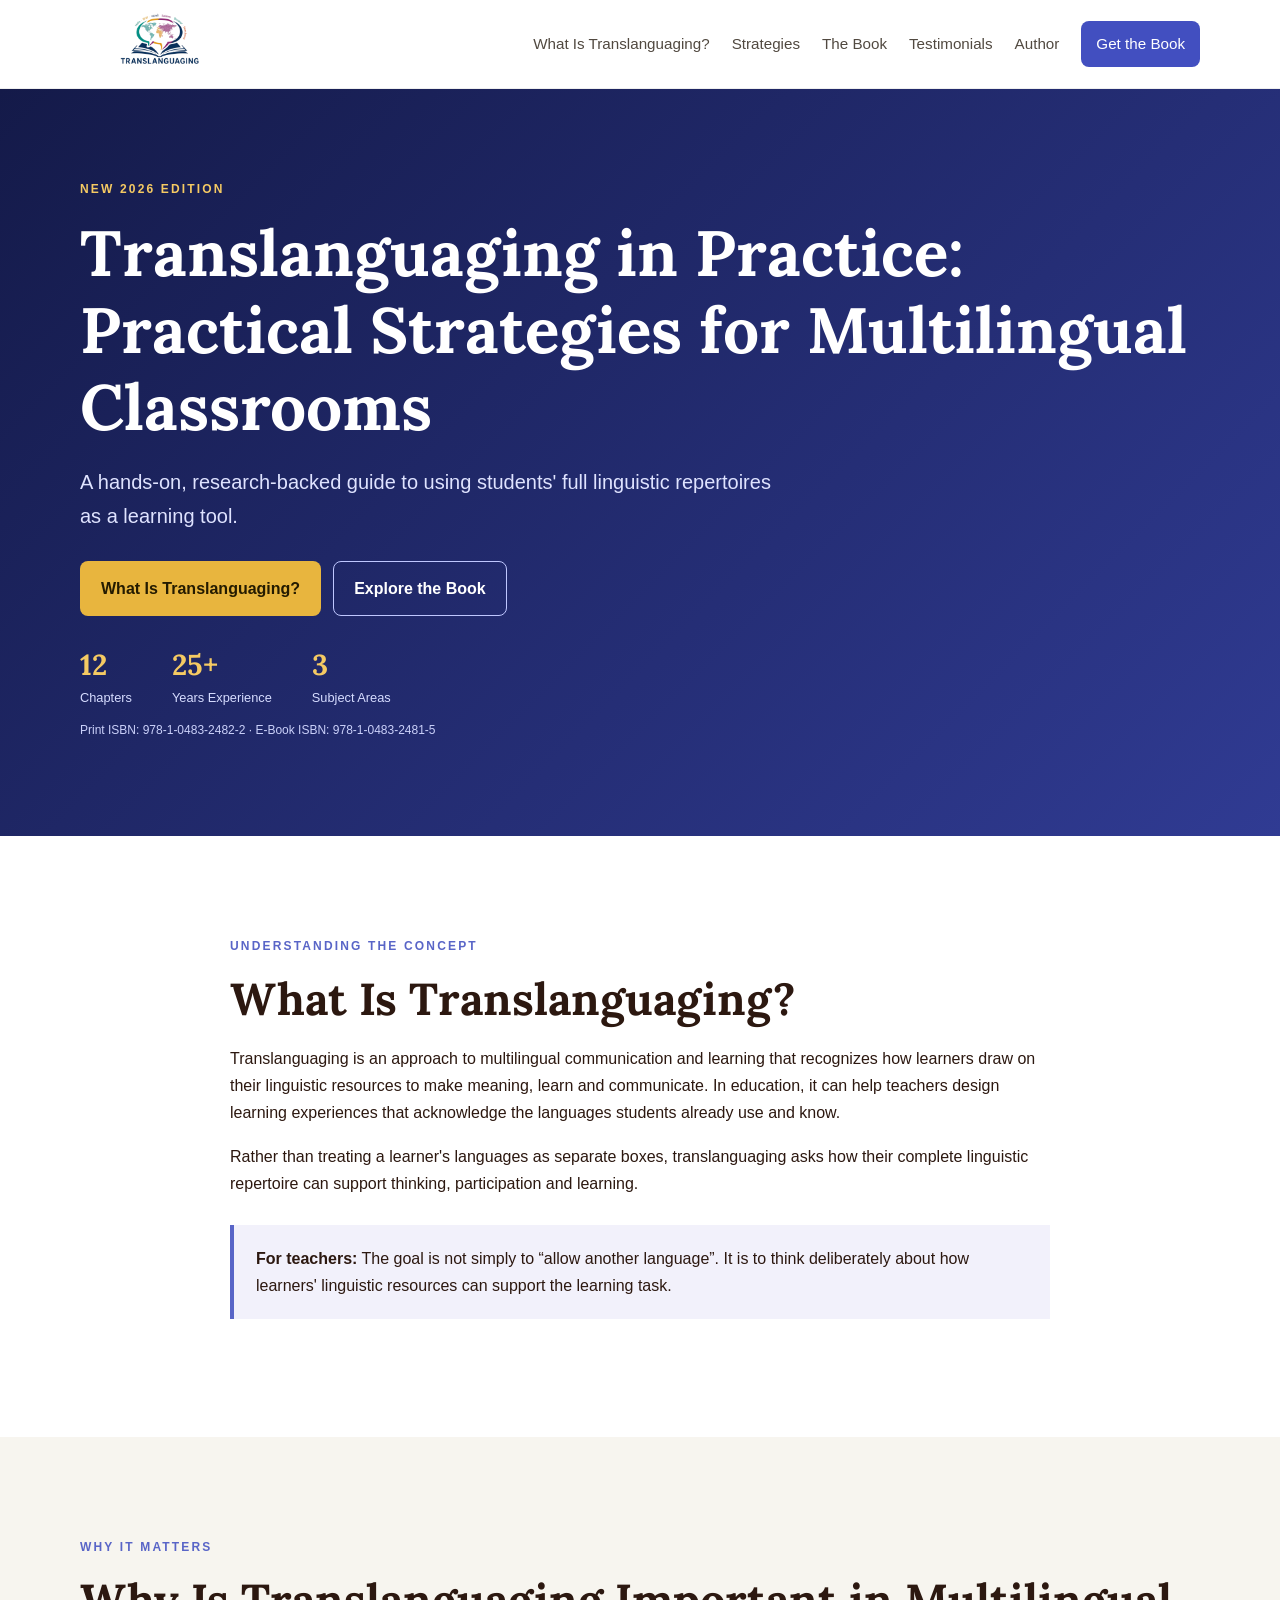
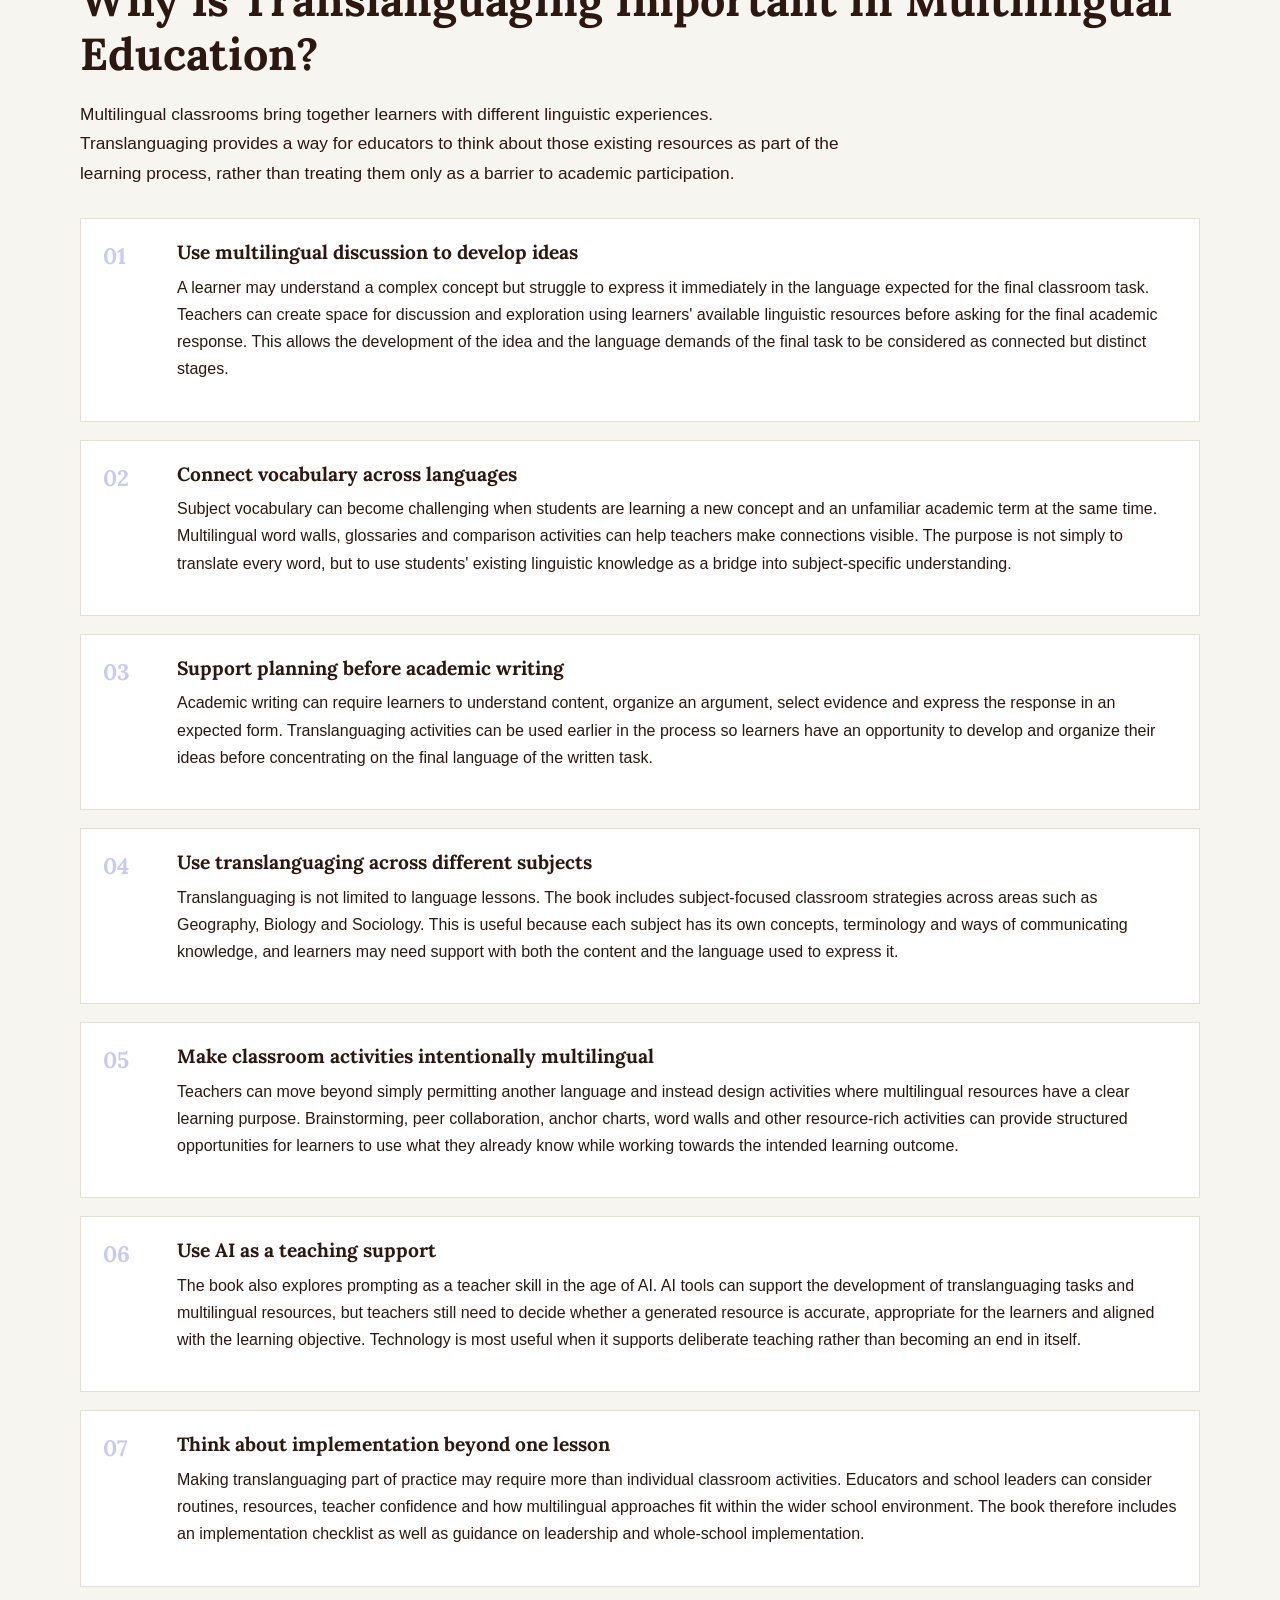
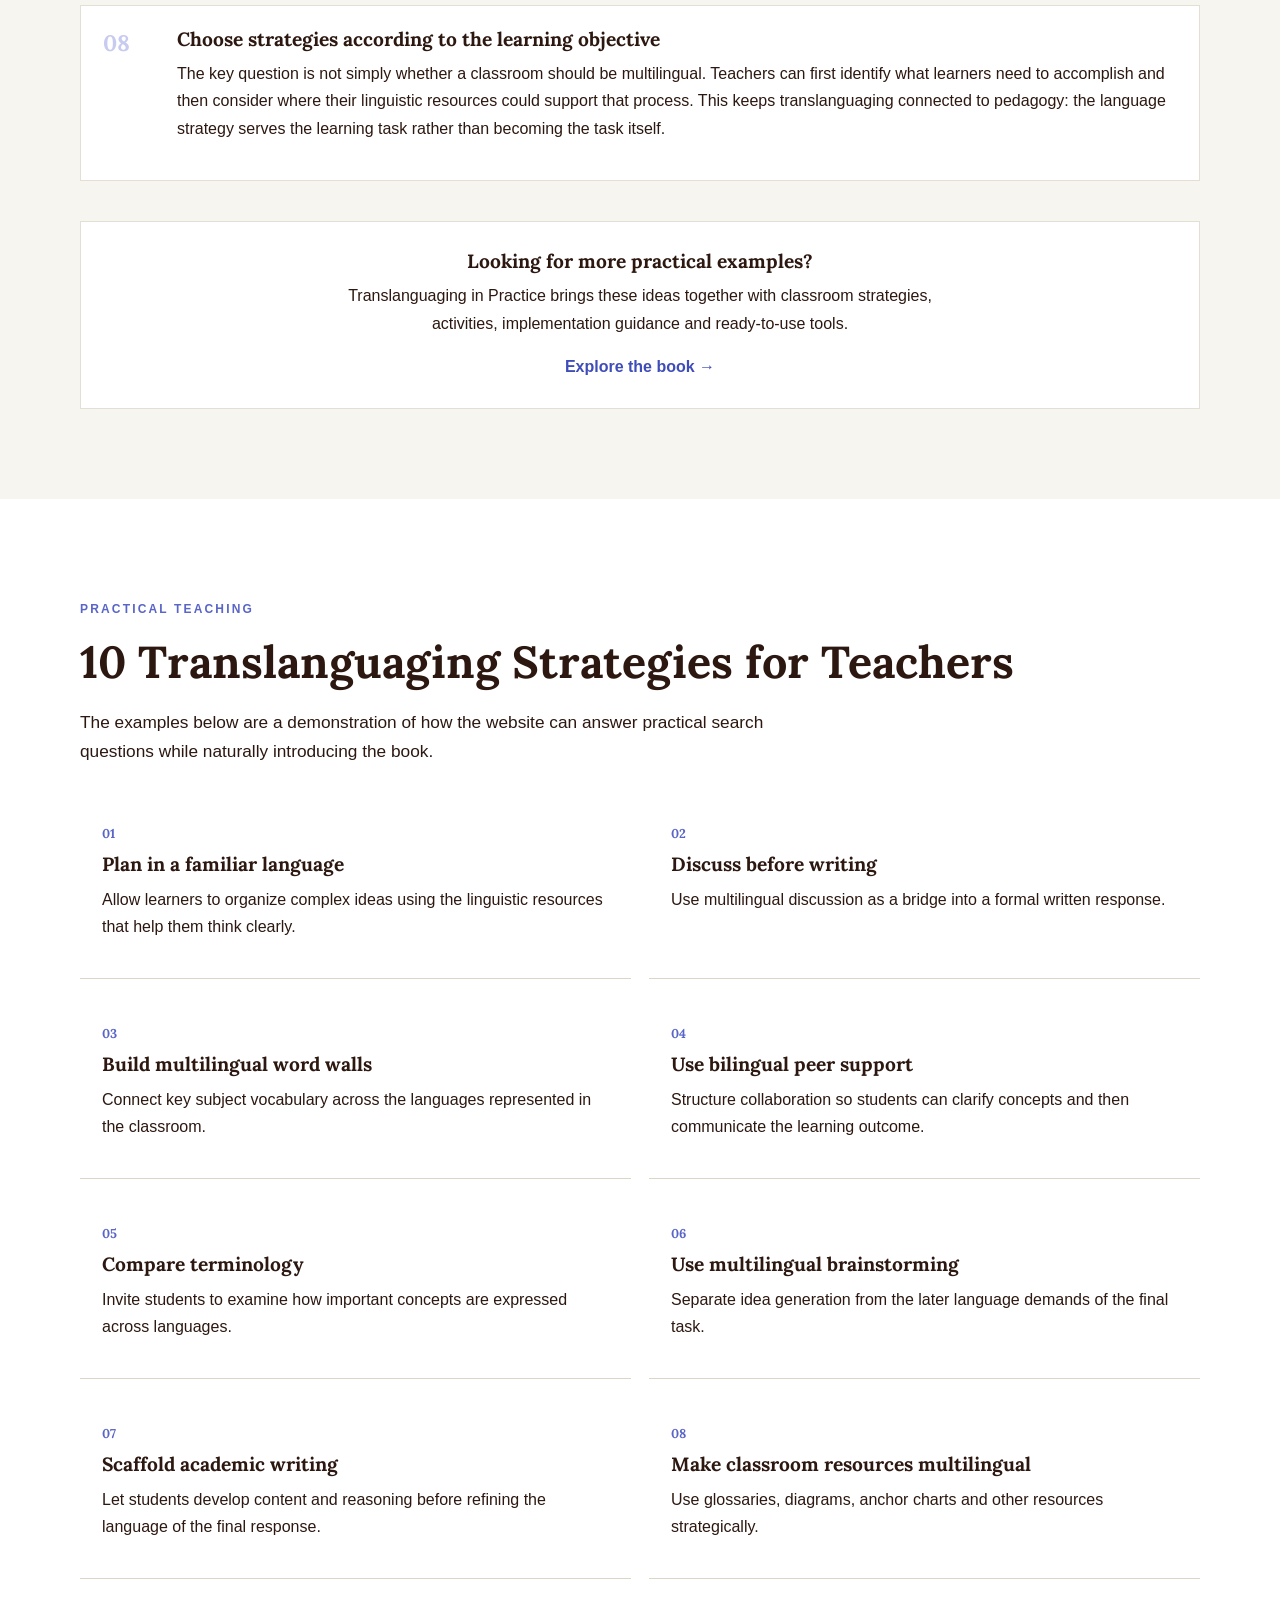
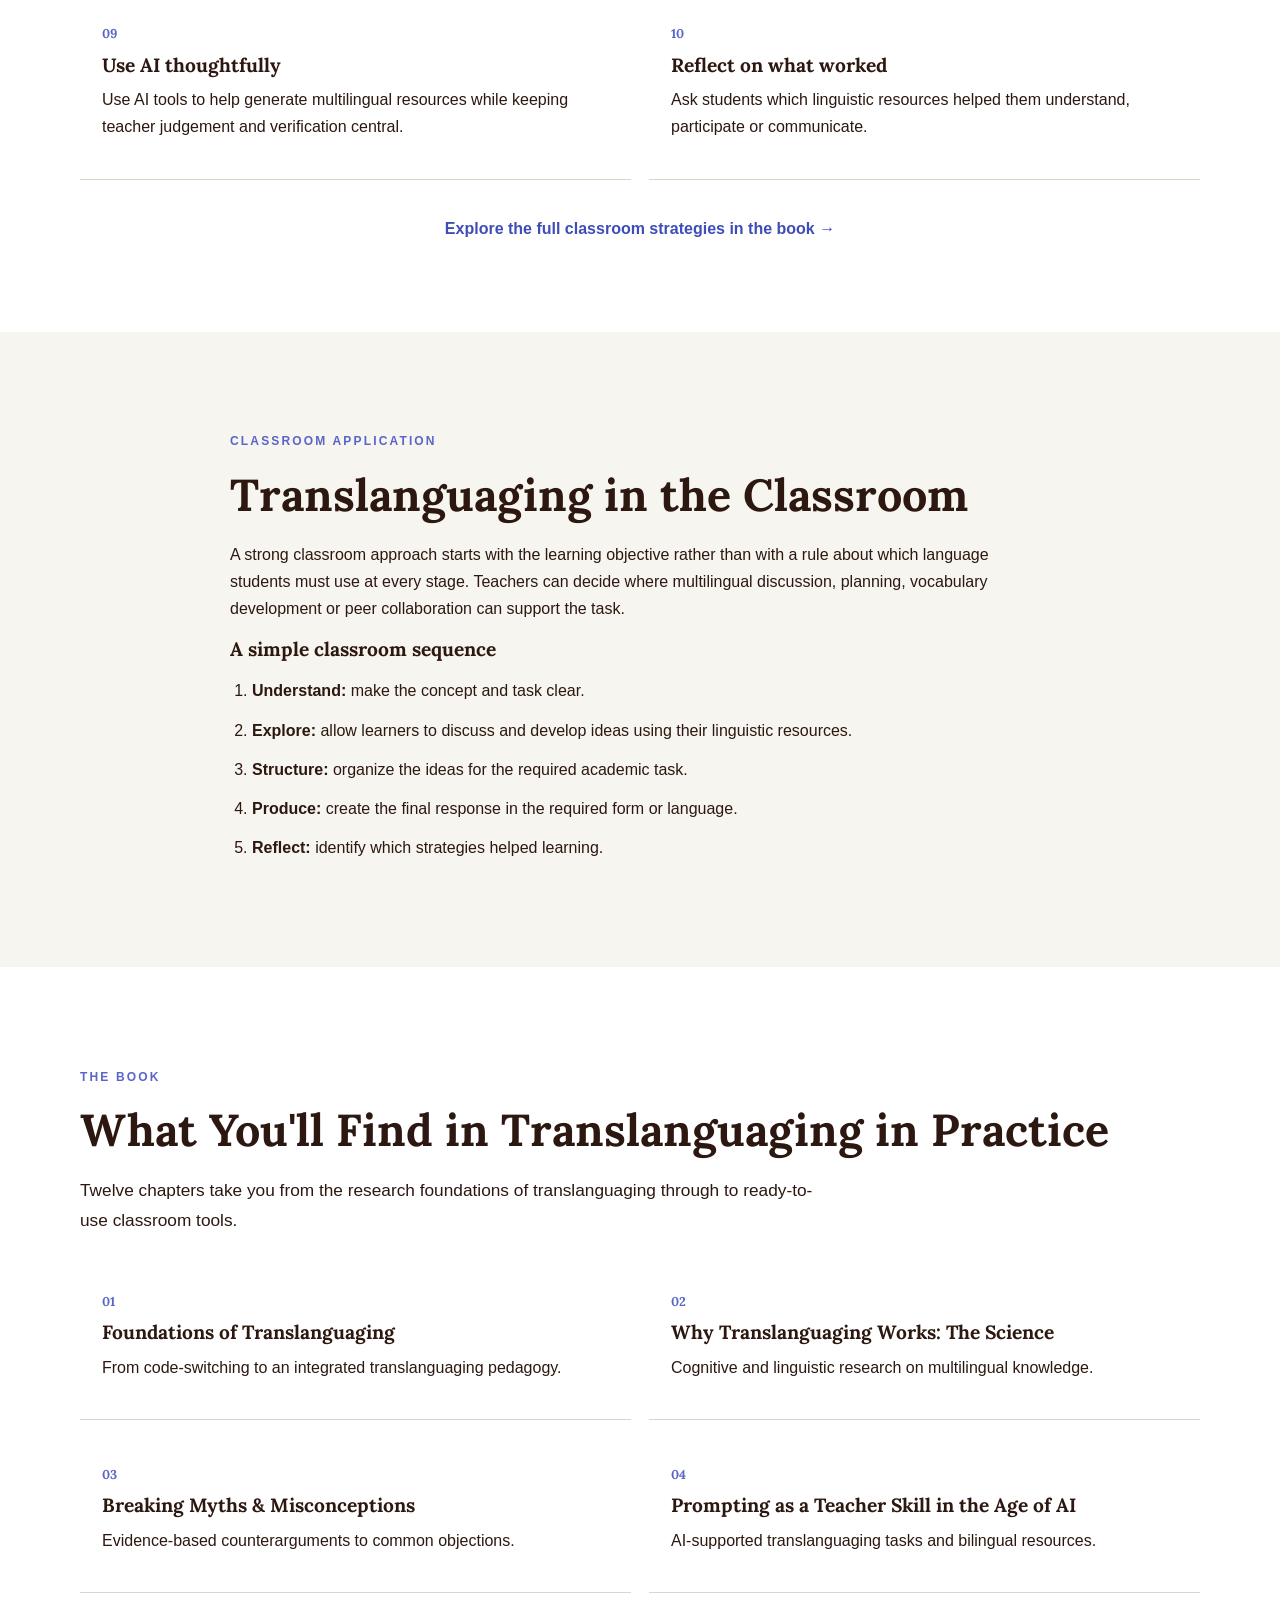
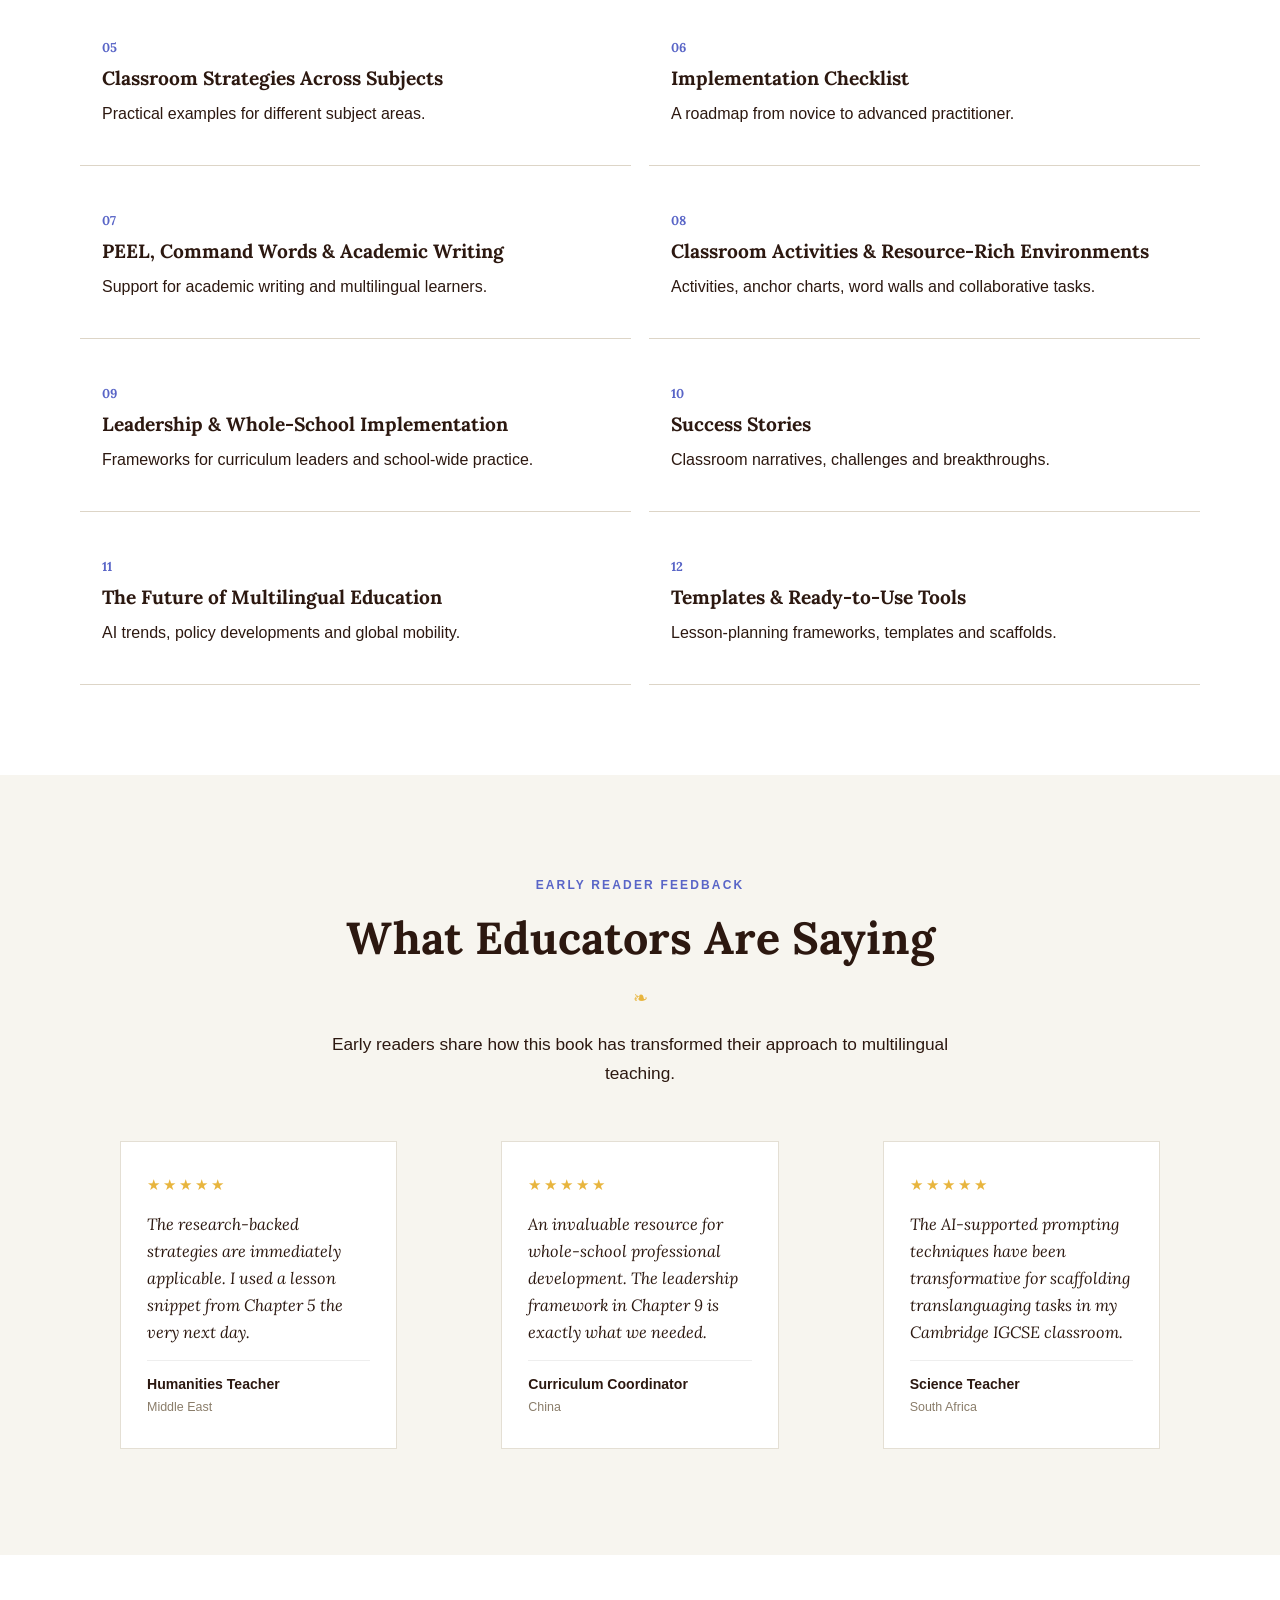
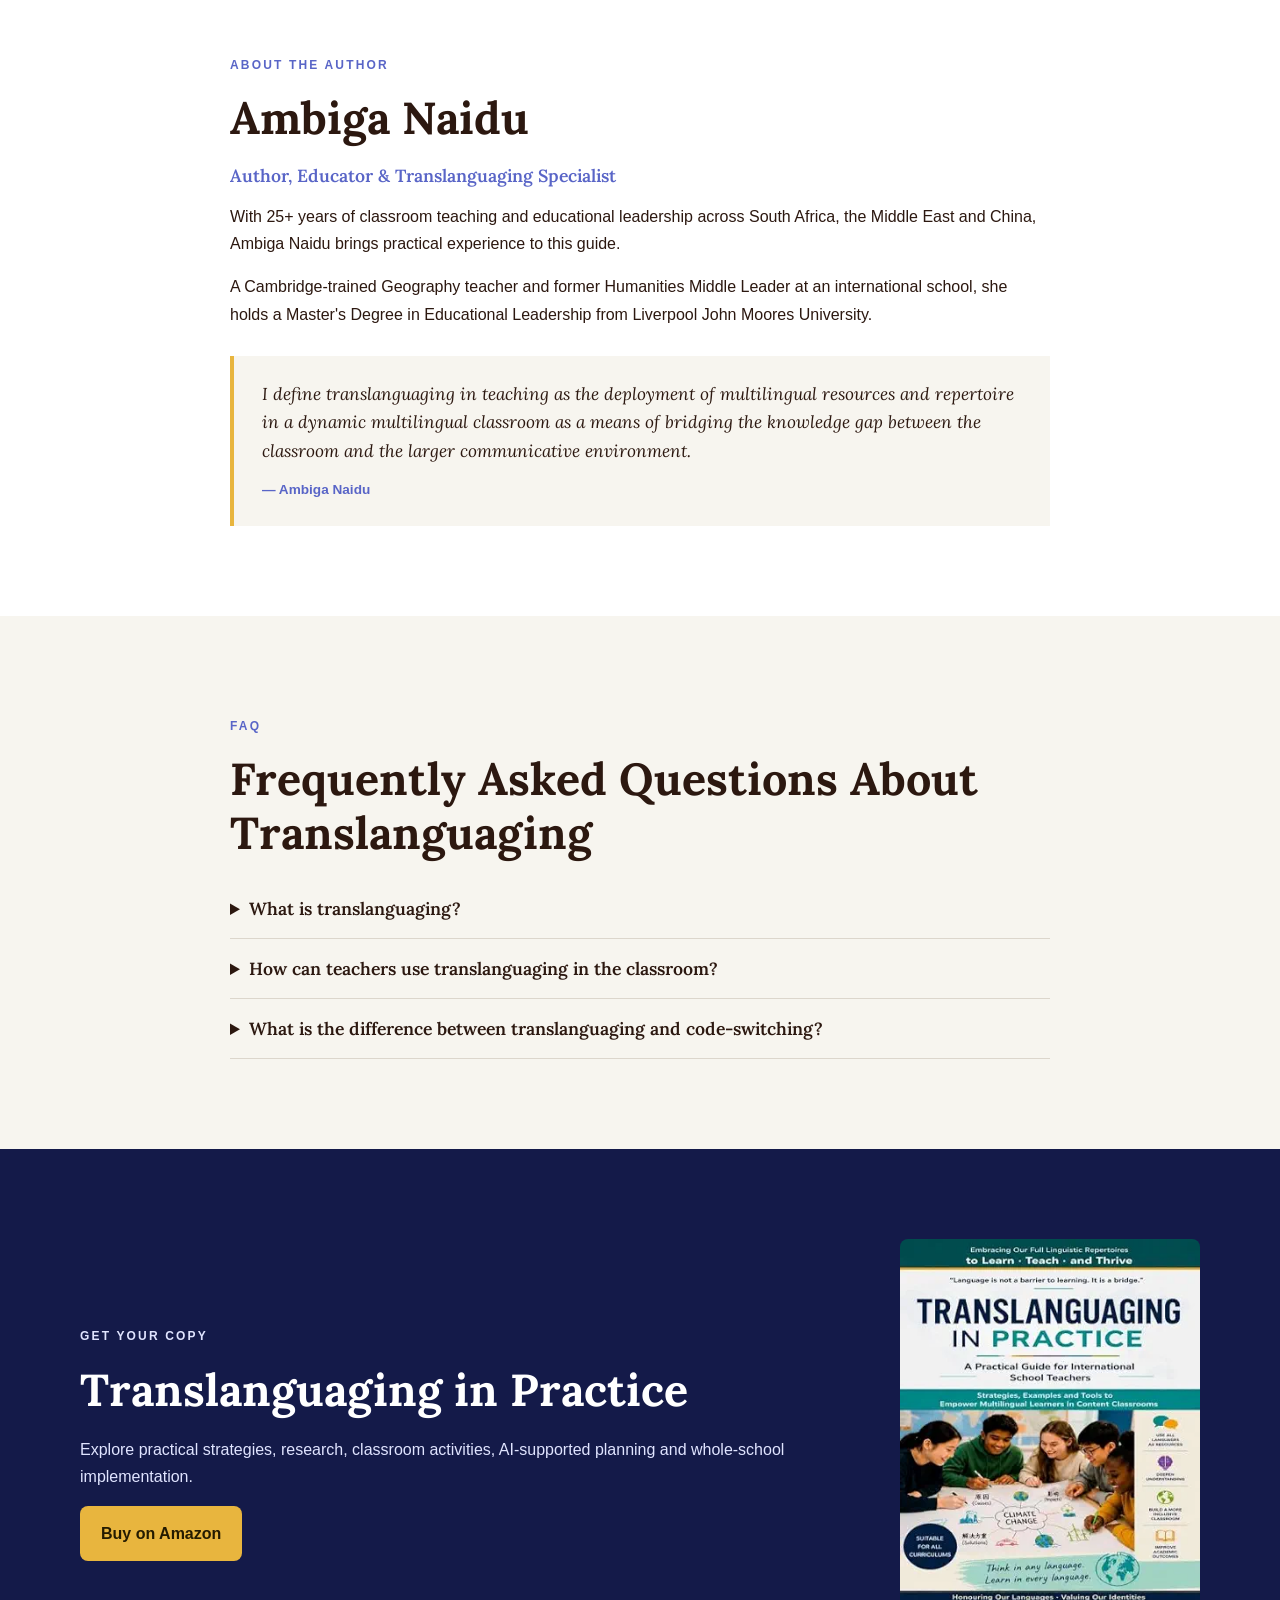
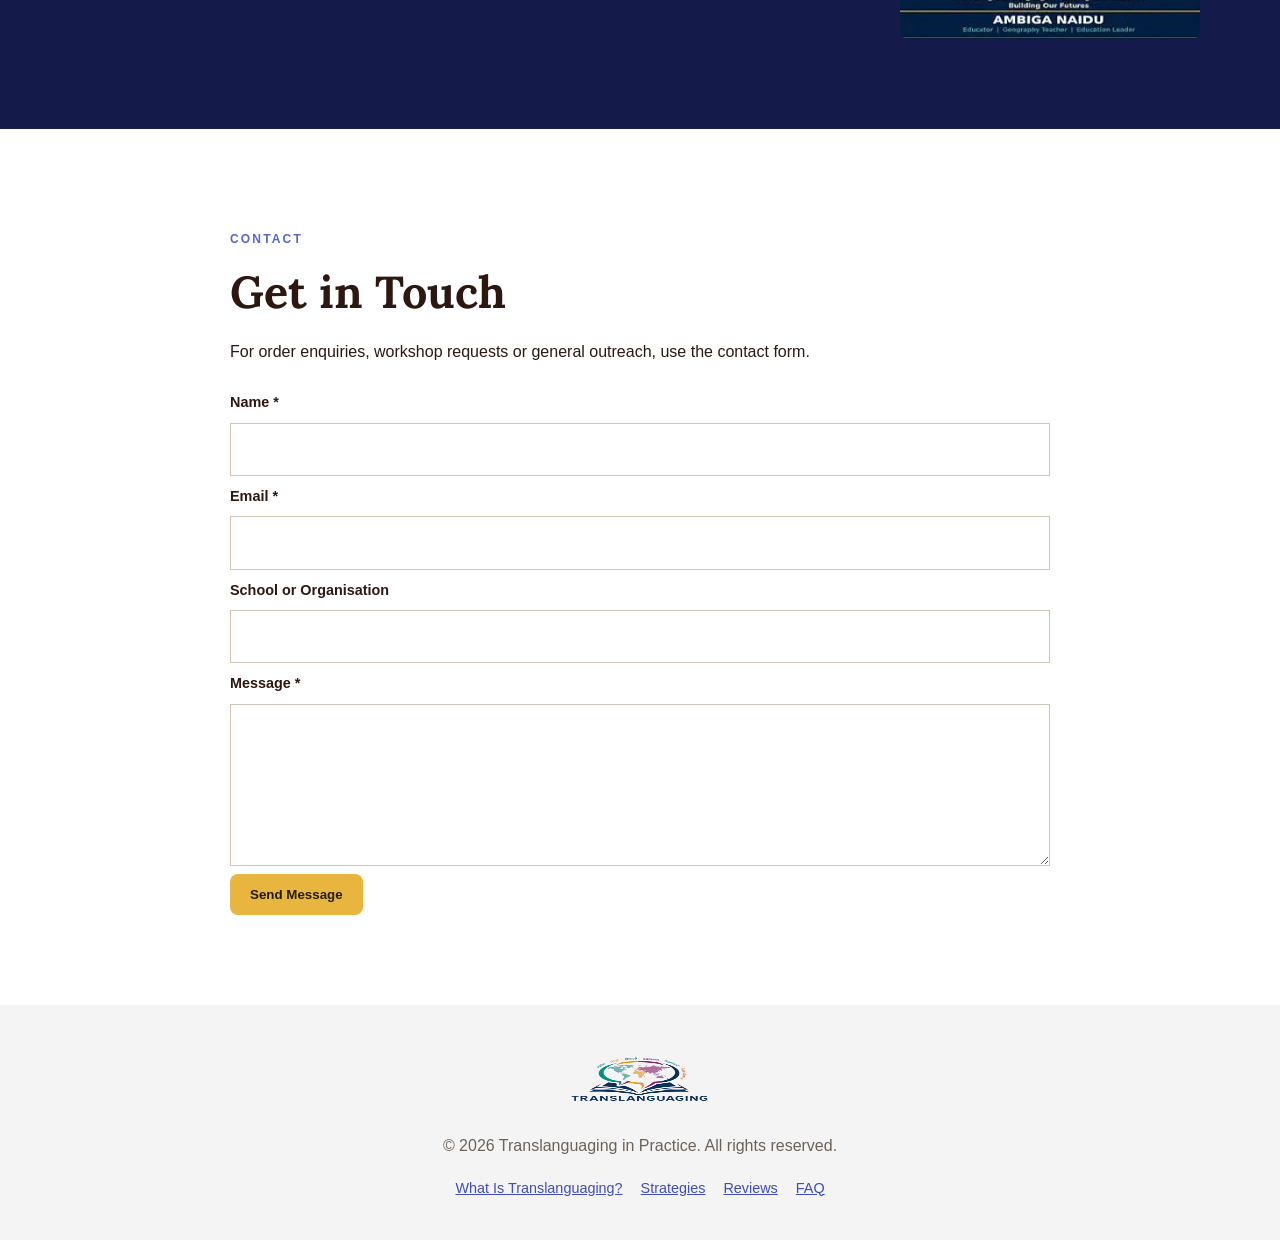
<file: index.html>
<!DOCTYPE html>
<html lang="en">
<head>
  <meta charset="UTF-8">
  <meta name="viewport" content="width=device-width, initial-scale=1.0">

  <!-- PRIMARY SEO -->
  <title>Translanguaging in Practice | Multilingual Classroom Strategies</title>
  <meta name="description" content="Explore practical, research-backed translanguaging strategies for multilingual classrooms, including classroom activities, academic writing, AI-supported teaching and whole-school implementation.">
  <meta name="author" content="Ambiga Naidu">
  <link rel="canonical" href="https://translanguaging.co.za/">

  <!-- SEARCH CRAWLERS -->
  <meta name="robots" content="index, follow, max-image-preview:large, max-snippet:-1, max-video-preview:-1">

  <!-- SOCIAL SHARING -->
  <meta property="og:type" content="book">
  <meta property="og:title" content="Translanguaging in Practice | Multilingual Classroom Strategies">
  <meta property="og:description" content="A practical, research-backed guide to translanguaging, multilingual classroom strategies and whole-school implementation.">
  <meta property="og:url" content="https://translanguaging.co.za/">
  <meta property="og:image" content="https://translanguaging.co.za/book-cover.webp">
  <meta property="og:locale" content="en_US">
  <meta property="og:site_name" content="Translanguaging in Practice">

  <meta name="twitter:card" content="summary_large_image">
  <meta name="twitter:title" content="Translanguaging in Practice | Multilingual Classroom Strategies">
  <meta name="twitter:description" content="Practical translanguaging strategies and research for multilingual classrooms.">
  <meta name="twitter:image" content="https://translanguaging.co.za/book-cover.webp">

  <link rel="icon" href="/favicon.ico">
  <link rel="preconnect" href="https://fonts.bunny.net">
  <link href="https://fonts.bunny.net/css?family=lora:400,400i,500,500i,600,600i,700,700i|instrument-sans:400,500,600,700" rel="stylesheet">
  <link rel="stylesheet" href="custom.css">

  <!-- Structured data: Book + author + website -->
  <script type="application/ld+json">
  {
    "@context": "https://schema.org",
    "@type": "Book",
    "@id": "https://translanguaging.co.za/#book",
    "name": "Translanguaging in Practice",
    "alternateName": "Translanguaging in Practice: Practical Strategies for Multilingual Classrooms",
    "author": {
      "@type": "Person",
      "name": "Ambiga Naidu"
    },
    "isbn": ["978-1-0483-2482-2", "978-1-0483-2481-5"],
    "datePublished": "2026",
    "inLanguage": "en",
    "description": "A hands-on, research-backed guide to using students' full linguistic repertoires as a learning tool, with classroom strategies, AI-supported lesson planning and whole-school implementation frameworks.",
    "url": "https://translanguaging.co.za/",
    "workExample": [
      {
        "@type": "Book",
        "bookFormat": "https://schema.org/EBook",
        "isbn": "978-1-0483-2481-5"
      }
    ],
    "aggregateRating": {
      "@type": "AggregateRating",
      "ratingValue": "5",
      "reviewCount": "3"
    },
    "review": [
      {
        "@type": "Review",
        "reviewRating": { "@type": "Rating", "ratingValue": "5" },
        "author": { "@type": "Person", "name": "Humanities Teacher, Middle East" },
        "reviewBody": "The research-backed strategies are immediately applicable. I used a lesson snippet from Chapter 5 the very next day."
      },
      {
        "@type": "Review",
        "reviewRating": { "@type": "Rating", "ratingValue": "5" },
        "author": { "@type": "Person", "name": "Curriculum Coordinator, China" },
        "reviewBody": "An invaluable resource for whole-school professional development. The leadership framework in Chapter 9 is exactly what we needed."
      },
      {
        "@type": "Review",
        "reviewRating": { "@type": "Rating", "ratingValue": "5" },
        "author": { "@type": "Person", "name": "Science Teacher, South Africa" },
        "reviewBody": "The AI-supported prompting techniques have been transformative for scaffolding translanguaging tasks in my Cambridge IGCSE classroom."
      }
    ]
  }
  </script>

  <script type="application/ld+json">
  {
    "@context": "https://schema.org",
    "@type": "Person",
    "@id": "https://translanguaging.co.za/#author",
    "name": "Ambiga Naidu",
    "jobTitle": "Author, Educator & Translanguaging Specialist",
    "url": "https://translanguaging.co.za/#about"
  }
  </script>

  <script type="application/ld+json">
  {
    "@context": "https://schema.org",
    "@type": "WebSite",
    "@id": "https://translanguaging.co.za/#website",
    "name": "Translanguaging in Practice",
    "url": "https://translanguaging.co.za/"
  }
  </script>

  <!-- FAQ structured data. Keep this synchronized with the visible FAQ below. -->
  <script type="application/ld+json">
  {
    "@context": "https://schema.org",
    "@type": "FAQPage",
    "mainEntity": [
      {
        "@type": "Question",
        "name": "What is translanguaging?",
        "acceptedAnswer": {
          "@type": "Answer",
          "text": "Translanguaging is an approach to multilingual communication and learning that recognizes how learners draw on their linguistic resources to make meaning, learn and communicate."
        }
      },
      {
        "@type": "Question",
        "name": "How can teachers use translanguaging in the classroom?",
        "acceptedAnswer": {
          "@type": "Answer",
          "text": "Teachers can design activities that allow learners to use their linguistic resources strategically, such as planning or discussing ideas in a familiar language before producing work in the target language."
        }
      },
      {
        "@type": "Question",
        "name": "What is the difference between translanguaging and code-switching?",
        "acceptedAnswer": {
          "@type": "Answer",
          "text": "Code-switching is commonly described as moving between named languages, while translanguaging focuses more broadly on how multilingual speakers use their available linguistic resources as part of meaning-making and learning."
        }
      }
    ]
  }
  </script>
</head>

<body>
<a class="skip-link" href="#main-content">Skip to content</a>

<header class="site-header">
  <nav class="nav container" aria-label="Primary navigation">
    <a class="brand" href="/" aria-label="Translanguaging in Practice home">
      <img src="logo.png" alt="Translanguaging in Practice" width="160" height="80">
    </a>
    <button class="menu-toggle" id="menu-toggle" aria-expanded="false" aria-controls="site-menu" aria-label="Open menu">☰</button>
    <div class="nav-links" id="site-menu">
      <a href="#what-is-translanguaging">What Is Translanguaging?</a>
      <a href="#strategies">Strategies</a>
      <a href="#book">The Book</a>
      <a href="#testimonials">Testimonials</a>
      <a href="#about">Author</a>
      <a class="nav-cta" href="#get-copy">Get the Book</a>
    </div>
  </nav>
</header>

<main id="main-content">

<section class="hero">
  <div class="container hero-grid">
    <div>
      <p class="eyebrow">NEW 2026 EDITION</p>
      <h1>Translanguaging in Practice: Practical Strategies for Multilingual Classrooms</h1>
      <p class="hero-lead">
        A hands-on, research-backed guide to using students' full linguistic repertoires as a learning tool.
      </p>
      <div class="button-row">
        <a class="button primary" href="#what-is-translanguaging">What Is Translanguaging?</a>
        <a class="button secondary" href="#book">Explore the Book</a>
      </div>
      <div class="stats" aria-label="Book highlights">
        <div><strong>12</strong><span>Chapters</span></div>
        <div><strong>25+</strong><span>Years Experience</span></div>
        <div><strong>3</strong><span>Subject Areas</span></div>
      </div>
      <p class="isbn">Print ISBN: 978-1-0483-2482-2 · E-Book ISBN: 978-1-0483-2481-5</p>
    </div>
  </div>
</section>

<section class="section intro" id="what-is-translanguaging">
  <div class="container narrow">
    <p class="section-kicker">UNDERSTANDING THE CONCEPT</p>
    <h2>What Is Translanguaging?</h2>
    <p>
      Translanguaging is an approach to multilingual communication and learning that recognizes how learners
      draw on their linguistic resources to make meaning, learn and communicate. In education, it can help
      teachers design learning experiences that acknowledge the languages students already use and know.
    </p>
    <p>
      Rather than treating a learner's languages as separate boxes, translanguaging asks how their complete
      linguistic repertoire can support thinking, participation and learning.
    </p>
    <div class="callout">
      <strong>For teachers:</strong> The goal is not simply to “allow another language”. It is to think
      deliberately about how learners' linguistic resources can support the learning task.
    </div>
  </div>
</section>

<section class="section alt" id="why-translanguaging">
  <div class="container">
    <p class="section-kicker">WHY IT MATTERS</p>
    <h2>Why Is Translanguaging Important in Multilingual Education?</h2>
    <p class="section-intro">
      Multilingual classrooms bring together learners with different linguistic experiences. Translanguaging
      provides a way for educators to think about those existing resources as part of the learning process,
      rather than treating them only as a barrier to academic participation.
    </p>
    <div class="seo-points">
      <article><div class="point-number">01</div><div><h3>Use multilingual discussion to develop ideas</h3><p>
        A learner may understand a complex concept but struggle to express it immediately in the language expected
        for the final classroom task. Teachers can create space for discussion and exploration using learners'
        available linguistic resources before asking for the final academic response. This allows the development
        of the idea and the language demands of the final task to be considered as connected but distinct stages.
      </p></div></article>
      <article><div class="point-number">02</div><div><h3>Connect vocabulary across languages</h3><p>
        Subject vocabulary can become challenging when students are learning a new concept and an unfamiliar
        academic term at the same time. Multilingual word walls, glossaries and comparison activities can help
        teachers make connections visible. The purpose is not simply to translate every word, but to use students'
        existing linguistic knowledge as a bridge into subject-specific understanding.
      </p></div></article>
      <article><div class="point-number">03</div><div><h3>Support planning before academic writing</h3><p>
        Academic writing can require learners to understand content, organize an argument, select evidence and
        express the response in an expected form. Translanguaging activities can be used earlier in the process
        so learners have an opportunity to develop and organize their ideas before concentrating on the final
        language of the written task.
      </p></div></article>
      <article><div class="point-number">04</div><div><h3>Use translanguaging across different subjects</h3><p>
        Translanguaging is not limited to language lessons. The book includes subject-focused classroom strategies
        across areas such as Geography, Biology and Sociology. This is useful because each subject has its own
        concepts, terminology and ways of communicating knowledge, and learners may need support with both the
        content and the language used to express it.
      </p></div></article>
      <article><div class="point-number">05</div><div><h3>Make classroom activities intentionally multilingual</h3><p>
        Teachers can move beyond simply permitting another language and instead design activities where multilingual
        resources have a clear learning purpose. Brainstorming, peer collaboration, anchor charts, word walls and
        other resource-rich activities can provide structured opportunities for learners to use what they already
        know while working towards the intended learning outcome.
      </p></div></article>
      <article><div class="point-number">06</div><div><h3>Use AI as a teaching support</h3><p>
        The book also explores prompting as a teacher skill in the age of AI. AI tools can support the development
        of translanguaging tasks and multilingual resources, but teachers still need to decide whether a generated
        resource is accurate, appropriate for the learners and aligned with the learning objective. Technology is
        most useful when it supports deliberate teaching rather than becoming an end in itself.
      </p></div></article>
      <article><div class="point-number">07</div><div><h3>Think about implementation beyond one lesson</h3><p>
        Making translanguaging part of practice may require more than individual classroom activities. Educators
        and school leaders can consider routines, resources, teacher confidence and how multilingual approaches fit
        within the wider school environment. The book therefore includes an implementation checklist as well as
        guidance on leadership and whole-school implementation.
      </p></div></article>
      <article><div class="point-number">08</div><div><h3>Choose strategies according to the learning objective</h3><p>
        The key question is not simply whether a classroom should be multilingual. Teachers can first identify what
        learners need to accomplish and then consider where their linguistic resources could support that process.
        This keeps translanguaging connected to pedagogy: the language strategy serves the learning task rather
        than becoming the task itself.
      </p></div></article>
    </div>
    <div class="feature-cta">
      <h3>Looking for more practical examples?</h3>
      <p>Translanguaging in Practice brings these ideas together with classroom strategies, activities, implementation guidance and ready-to-use tools.</p>
      <a class="text-link" href="#get-copy">Explore the book →</a>
    </div>
  </div>
</section>

<section class="section" id="strategies">
  <div class="container">
    <p class="section-kicker">PRACTICAL TEACHING</p>
    <h2>10 Translanguaging Strategies for Teachers</h2>
    <p class="section-intro">
      The examples below are a demonstration of how the website can answer practical search questions
      while naturally introducing the book.
    </p>

    <div class="chapter-grid">
      <article><span>01</span><h3>Plan in a familiar language</h3><p>Allow learners to organize complex ideas using the linguistic resources that help them think clearly.</p></article>
      <article><span>02</span><h3>Discuss before writing</h3><p>Use multilingual discussion as a bridge into a formal written response.</p></article>
      <article><span>03</span><h3>Build multilingual word walls</h3><p>Connect key subject vocabulary across the languages represented in the classroom.</p></article>
      <article><span>04</span><h3>Use bilingual peer support</h3><p>Structure collaboration so students can clarify concepts and then communicate the learning outcome.</p></article>
      <article><span>05</span><h3>Compare terminology</h3><p>Invite students to examine how important concepts are expressed across languages.</p></article>
      <article><span>06</span><h3>Use multilingual brainstorming</h3><p>Separate idea generation from the later language demands of the final task.</p></article>
      <article><span>07</span><h3>Scaffold academic writing</h3><p>Let students develop content and reasoning before refining the language of the final response.</p></article>
      <article><span>08</span><h3>Make classroom resources multilingual</h3><p>Use glossaries, diagrams, anchor charts and other resources strategically.</p></article>
      <article><span>09</span><h3>Use AI thoughtfully</h3><p>Use AI tools to help generate multilingual resources while keeping teacher judgement and verification central.</p></article>
      <article><span>10</span><h3>Reflect on what worked</h3><p>Ask students which linguistic resources helped them understand, participate or communicate.</p></article>
    </div>

    <div class="center">
      <a class="text-link" href="#get-copy">Explore the full classroom strategies in the book →</a>
    </div>
  </div>
</section>

<section class="section alt" id="classroom">
  <div class="container narrow">
    <p class="section-kicker">CLASSROOM APPLICATION</p>
    <h2>Translanguaging in the Classroom</h2>
    <p>
      A strong classroom approach starts with the learning objective rather than with a rule about which
      language students must use at every stage. Teachers can decide where multilingual discussion,
      planning, vocabulary development or peer collaboration can support the task.
    </p>
    <h3>A simple classroom sequence</h3>
    <ol class="steps">
      <li><strong>Understand:</strong> make the concept and task clear.</li>
      <li><strong>Explore:</strong> allow learners to discuss and develop ideas using their linguistic resources.</li>
      <li><strong>Structure:</strong> organize the ideas for the required academic task.</li>
      <li><strong>Produce:</strong> create the final response in the required form or language.</li>
      <li><strong>Reflect:</strong> identify which strategies helped learning.</li>
    </ol>
  </div>
</section>

<section class="section" id="book">
  <div class="container">
    <p class="section-kicker">THE BOOK</p>
    <h2>What You'll Find in Translanguaging in Practice</h2>
    <p class="section-intro">
      Twelve chapters take you from the research foundations of translanguaging through to
      ready-to-use classroom tools.
    </p>

    <div class="chapter-grid">
      <article><span>01</span><h3>Foundations of Translanguaging</h3><p>From code-switching to an integrated translanguaging pedagogy.</p></article>
      <article><span>02</span><h3>Why Translanguaging Works: The Science</h3><p>Cognitive and linguistic research on multilingual knowledge.</p></article>
      <article><span>03</span><h3>Breaking Myths &amp; Misconceptions</h3><p>Evidence-based counterarguments to common objections.</p></article>
      <article><span>04</span><h3>Prompting as a Teacher Skill in the Age of AI</h3><p>AI-supported translanguaging tasks and bilingual resources.</p></article>
      <article><span>05</span><h3>Classroom Strategies Across Subjects</h3><p>Practical examples for different subject areas.</p></article>
      <article><span>06</span><h3>Implementation Checklist</h3><p>A roadmap from novice to advanced practitioner.</p></article>
      <article><span>07</span><h3>PEEL, Command Words &amp; Academic Writing</h3><p>Support for academic writing and multilingual learners.</p></article>
      <article><span>08</span><h3>Classroom Activities &amp; Resource-Rich Environments</h3><p>Activities, anchor charts, word walls and collaborative tasks.</p></article>
      <article><span>09</span><h3>Leadership &amp; Whole-School Implementation</h3><p>Frameworks for curriculum leaders and school-wide practice.</p></article>
      <article><span>10</span><h3>Success Stories</h3><p>Classroom narratives, challenges and breakthroughs.</p></article>
      <article><span>11</span><h3>The Future of Multilingual Education</h3><p>AI trends, policy developments and global mobility.</p></article>
      <article><span>12</span><h3>Templates &amp; Ready-to-Use Tools</h3><p>Lesson-planning frameworks, templates and scaffolds.</p></article>
    </div>
  </div>
</section>

<section class="section alt" id="testimonials">
  <div class="container">
    <div class="testimonials-head">
      <p class="section-kicker">EARLY READER FEEDBACK</p>
      <h2>What Educators Are Saying</h2>
      <div class="ornamental-rule" aria-hidden="true">&#10087;</div>
      <p class="section-intro">Early readers share how this book has transformed their approach to multilingual teaching.</p>
    </div>

    <div class="testimonial-grid">
      <figure class="testimonial-card">
        <div class="stars" aria-hidden="true">&#9733;&#9733;&#9733;&#9733;&#9733;</div>
        <span class="sr-only">Rated 5 out of 5 stars</span>
        <blockquote>The research-backed strategies are immediately applicable. I used a lesson snippet from Chapter 5 the very next day.</blockquote>
        <figcaption><span class="testimonial-role">Humanities Teacher</span><span class="testimonial-loc">Middle East</span></figcaption>
      </figure>
      <figure class="testimonial-card">
        <div class="stars" aria-hidden="true">&#9733;&#9733;&#9733;&#9733;&#9733;</div>
        <span class="sr-only">Rated 5 out of 5 stars</span>
        <blockquote>An invaluable resource for whole-school professional development. The leadership framework in Chapter 9 is exactly what we needed.</blockquote>
        <figcaption><span class="testimonial-role">Curriculum Coordinator</span><span class="testimonial-loc">China</span></figcaption>
      </figure>
      <figure class="testimonial-card">
        <div class="stars" aria-hidden="true">&#9733;&#9733;&#9733;&#9733;&#9733;</div>
        <span class="sr-only">Rated 5 out of 5 stars</span>
        <blockquote>The AI-supported prompting techniques have been transformative for scaffolding translanguaging tasks in my Cambridge IGCSE classroom.</blockquote>
        <figcaption><span class="testimonial-role">Science Teacher</span><span class="testimonial-loc">South Africa</span></figcaption>
      </figure>
    </div>
  </div>
</section>

<section class="section" id="about">
  <div class="container narrow">
    <p class="section-kicker">ABOUT THE AUTHOR</p>
    <h2>Ambiga Naidu</h2>
    <p class="author-role">Author, Educator & Translanguaging Specialist</p>
    <p>
      With 25+ years of classroom teaching and educational leadership across South Africa, the Middle East
      and China, Ambiga Naidu brings practical experience to this guide.
    </p>
    <p>
      A Cambridge-trained Geography teacher and former Humanities Middle Leader at an international school,
      she holds a Master's Degree in Educational Leadership from Liverpool John Moores University.
    </p>
    <blockquote class="author-quote">
      <p>I define translanguaging in teaching as the deployment of multilingual resources and repertoire in a dynamic multilingual classroom as a means of bridging the knowledge gap between the classroom and the larger communicative environment.</p>
      <cite>&mdash; Ambiga Naidu</cite>
    </blockquote>
  </div>
</section>

<section class="section faq alt" id="faq">
  <div class="container narrow">
    <p class="section-kicker">FAQ</p>
    <h2>Frequently Asked Questions About Translanguaging</h2>

    <details>
      <summary>What is translanguaging?</summary>
      <p>Translanguaging is an approach to multilingual communication and learning that recognizes how learners draw on their linguistic resources to make meaning, learn and communicate.</p>
    </details>

    <details>
      <summary>How can teachers use translanguaging in the classroom?</summary>
      <p>Teachers can design activities that allow learners to use their linguistic resources strategically, such as planning or discussing ideas in a familiar language before producing work in the target language.</p>
    </details>

    <details>
      <summary>What is the difference between translanguaging and code-switching?</summary>
      <p>Code-switching is commonly described as moving between named languages, while translanguaging focuses more broadly on how multilingual speakers use their available linguistic resources as part of meaning-making and learning.</p>
    </details>
  </div>
</section>

<section class="section purchase" id="get-copy">
  <div class="container purchase-grid">
    <div>
      <p class="section-kicker">GET YOUR COPY</p>
      <h2>Translanguaging in Practice</h2>
      <p>Explore practical strategies, research, classroom activities, AI-supported planning and whole-school implementation.</p>
      <a class="button primary" href="https://www.amazon.com/Translanguaging-Practice-Practical-International-Teachers-ebook/dp/B0HDJSBQQD/" target="_blank" rel="noopener noreferrer">Buy on Amazon</a>
    </div>
    <img src="book-cover.webp" alt="Translanguaging in Practice book cover" width="300" height="400" loading="lazy">
  </div>
</section>

<section class="section contact" id="contact">
  <div class="container narrow">
    <p class="section-kicker">CONTACT</p>
    <h2>Get in Touch</h2>
    <p>For order enquiries, workshop requests or general outreach, use the contact form.</p>
    <form name="contact" method="POST" data-netlify="true" data-netlify-honeypot="bot-field" action="/thank-you.html">
      <input type="hidden" name="form-name" value="contact">
      <p style="position:absolute;left:-9999px" aria-hidden="true">
        <label>Leave this field blank: <input name="bot-field" tabindex="-1" autocomplete="off"></label>
      </p>

      <label for="name">Name *</label>
      <input id="name" name="name" required>

      <label for="email">Email *</label>
      <input id="email" name="email" type="email" required>

      <label for="school">School or Organisation</label>
      <input id="school" name="school">

      <label for="message">Message *</label>
      <textarea id="message" name="message" rows="5" required></textarea>

      <button class="button primary" type="submit">Send Message</button>
    </form>
  </div>
</section>

</main>

<footer class="footer">
  <div class="container">
    <img src="logo.png" alt="Translanguaging in Practice" width="140" height="70" loading="lazy">
    <p>© 2026 Translanguaging in Practice. All rights reserved.</p>
    <nav aria-label="Footer navigation">
      <a href="#what-is-translanguaging">What Is Translanguaging?</a>
      <a href="#strategies">Strategies</a>
      <a href="#testimonials">Reviews</a>
      <a href="#faq">FAQ</a>
    </nav>
  </div>
</footer>

<script src="script.js" defer></script>
</body>
</html>
</file>
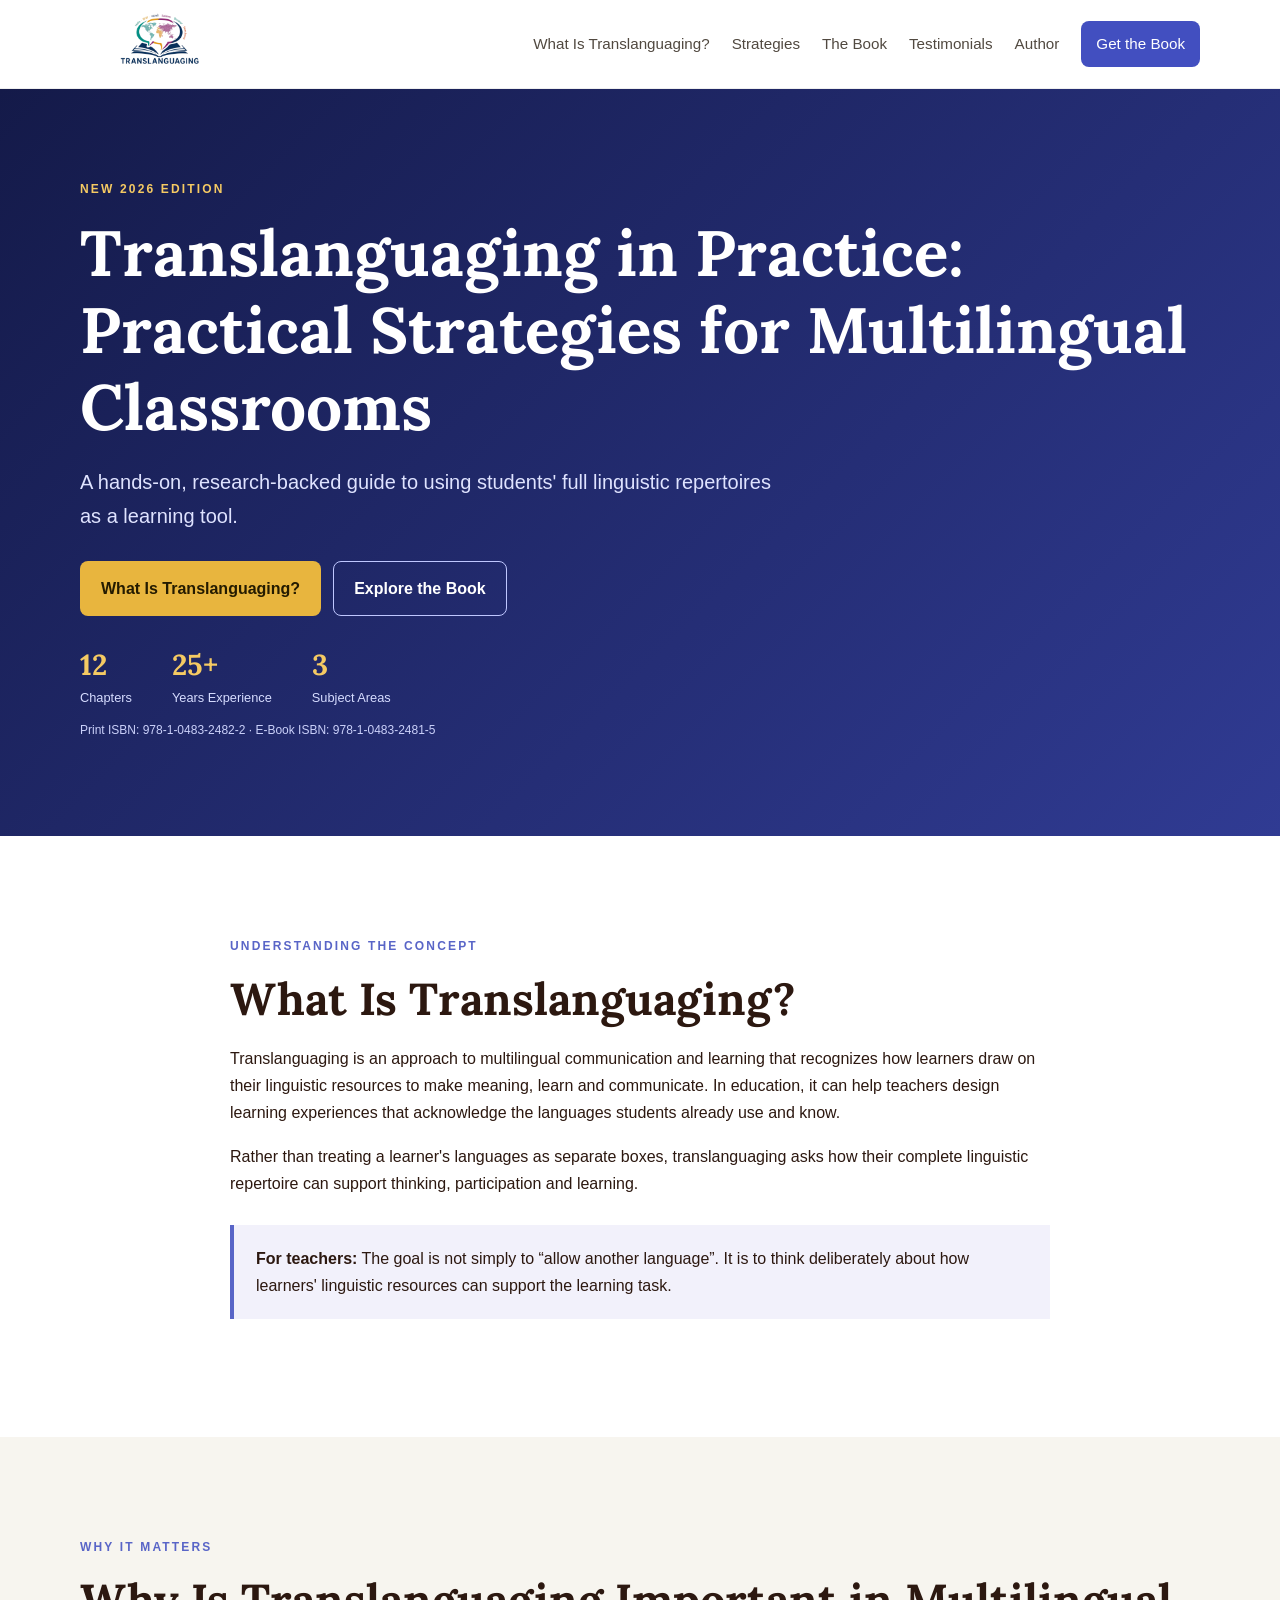
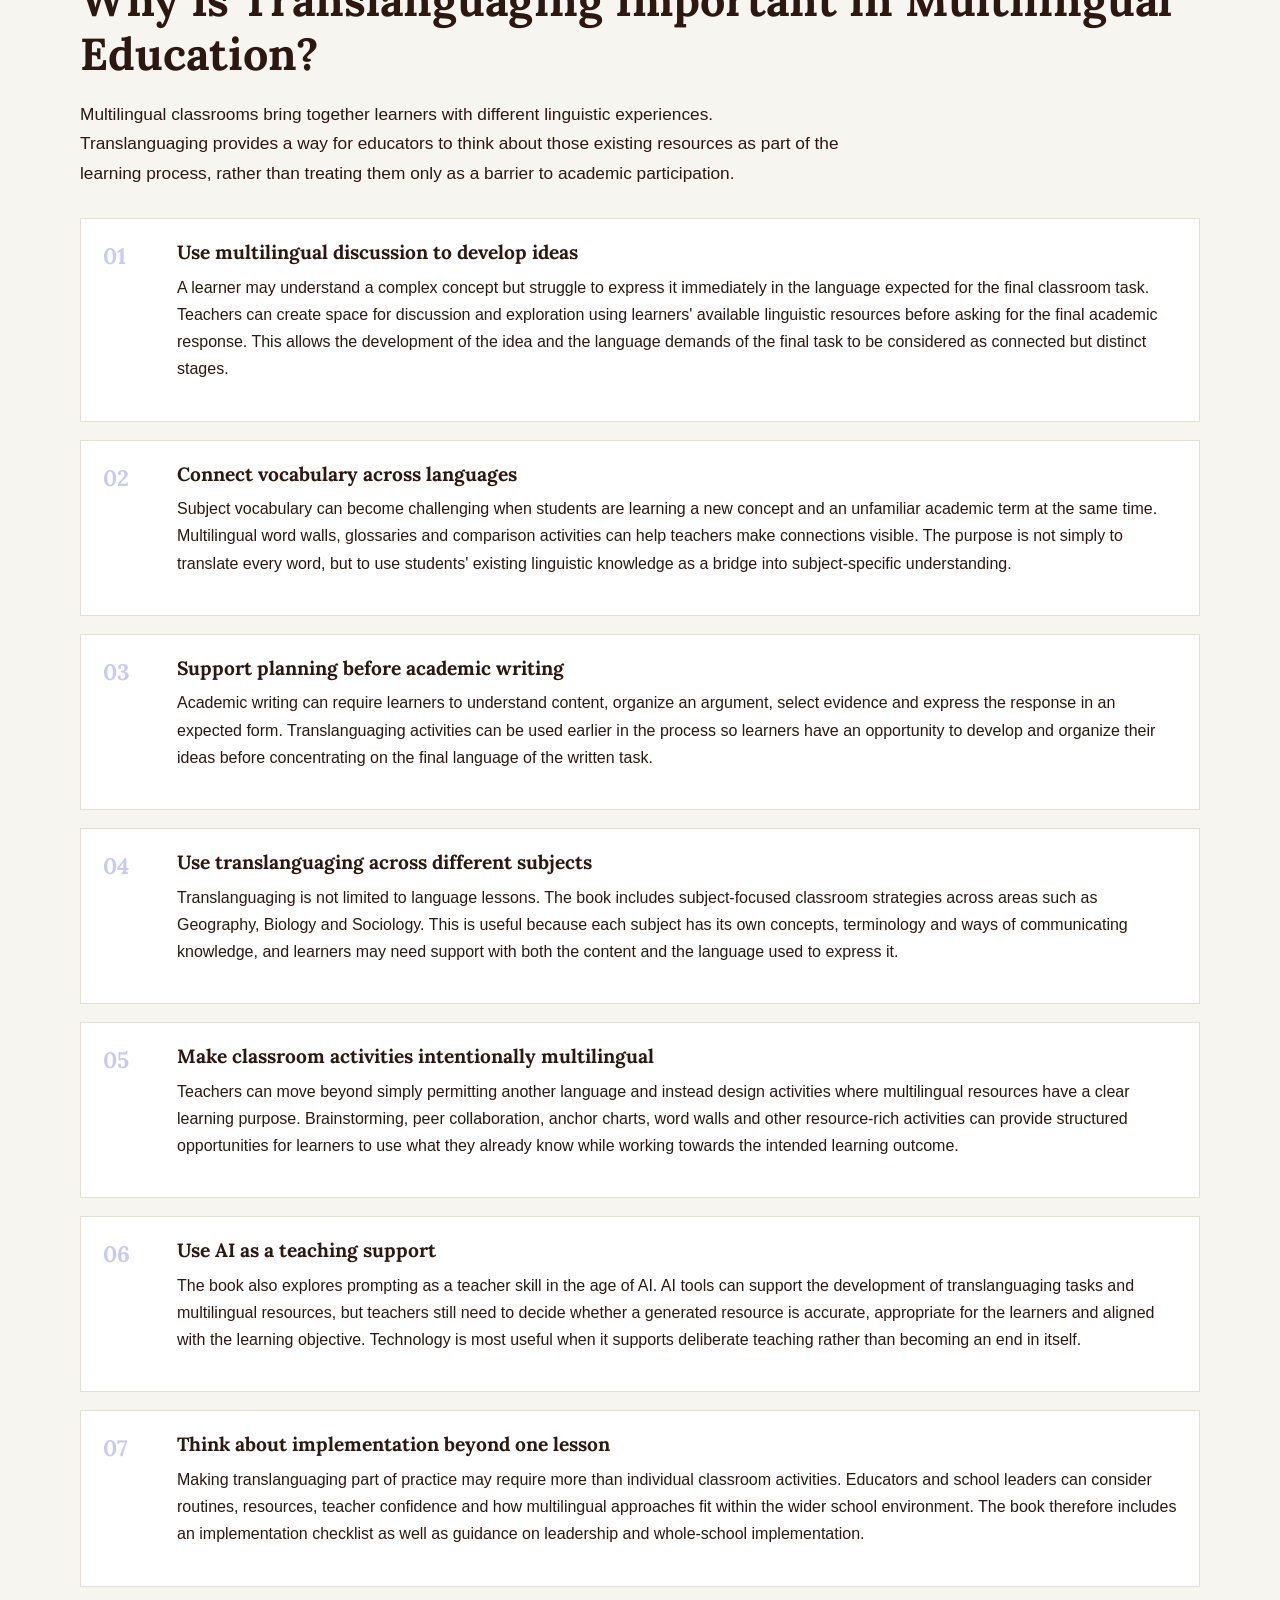
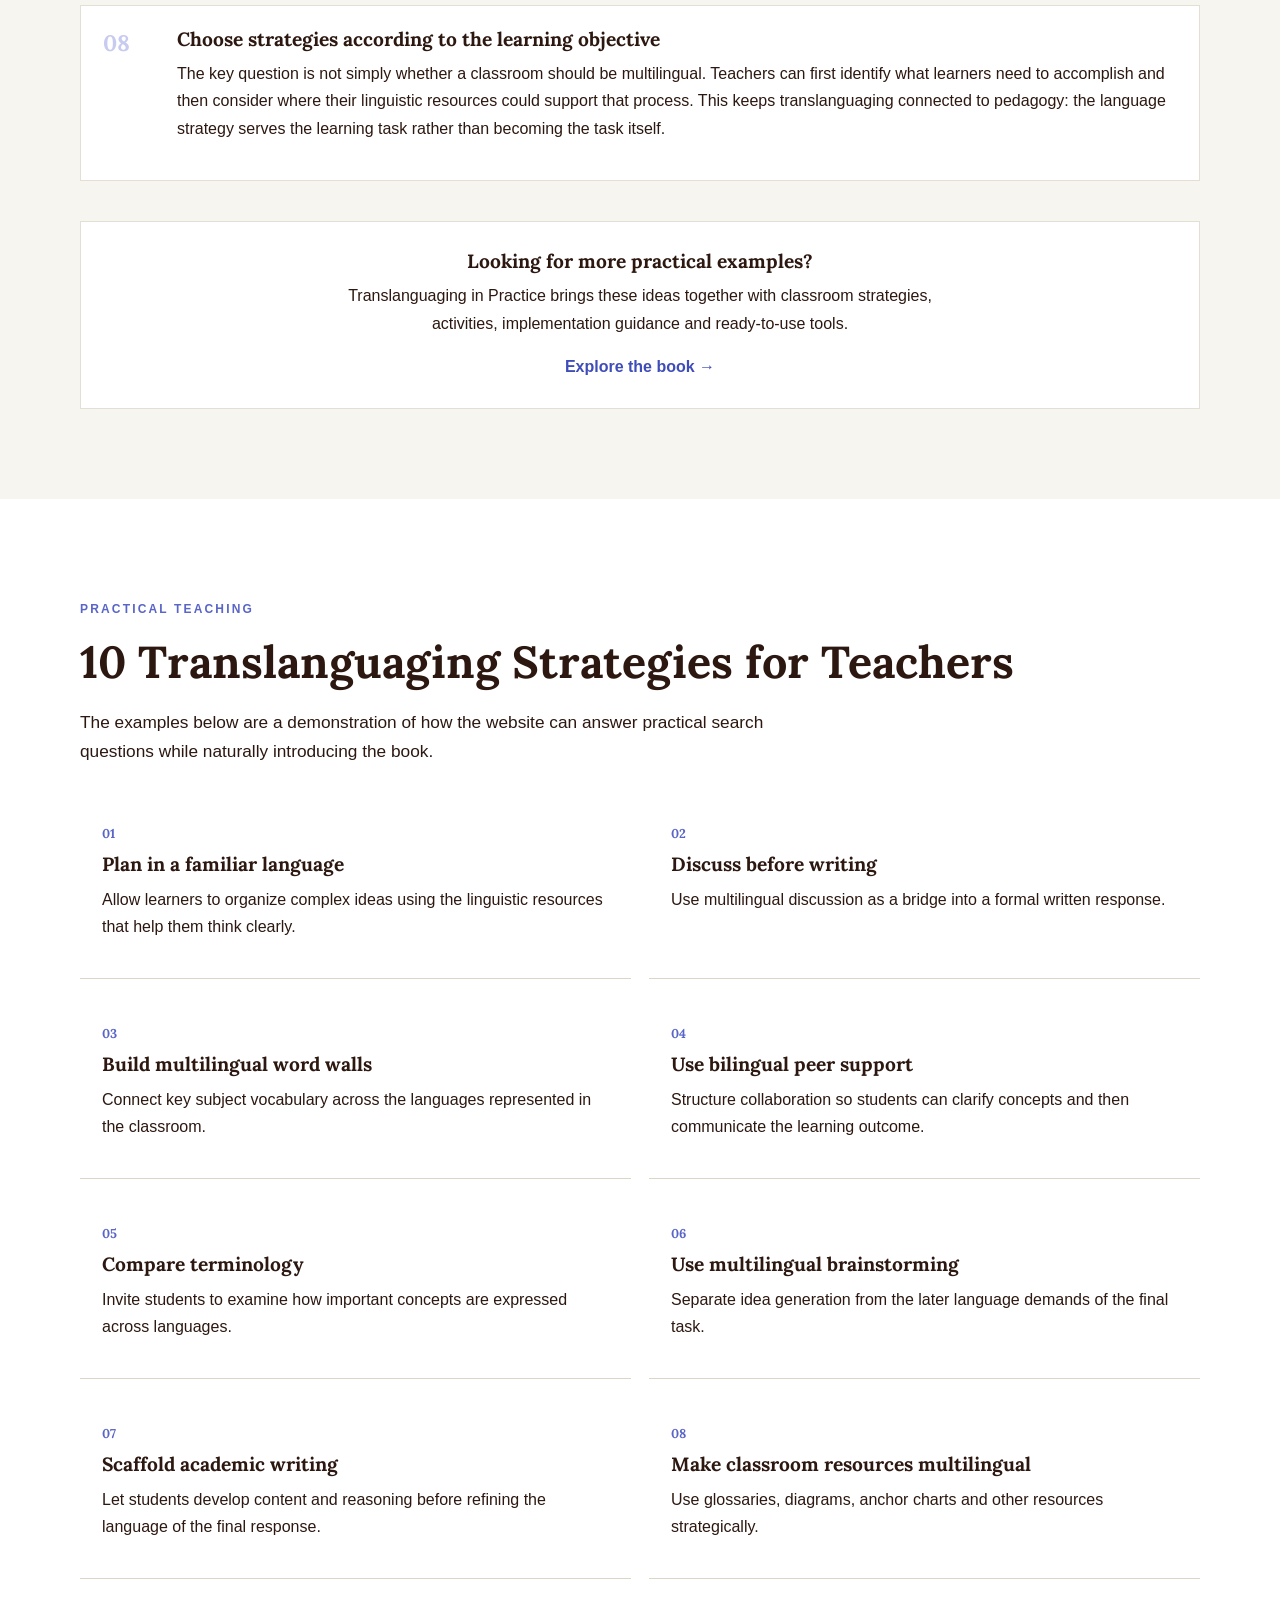
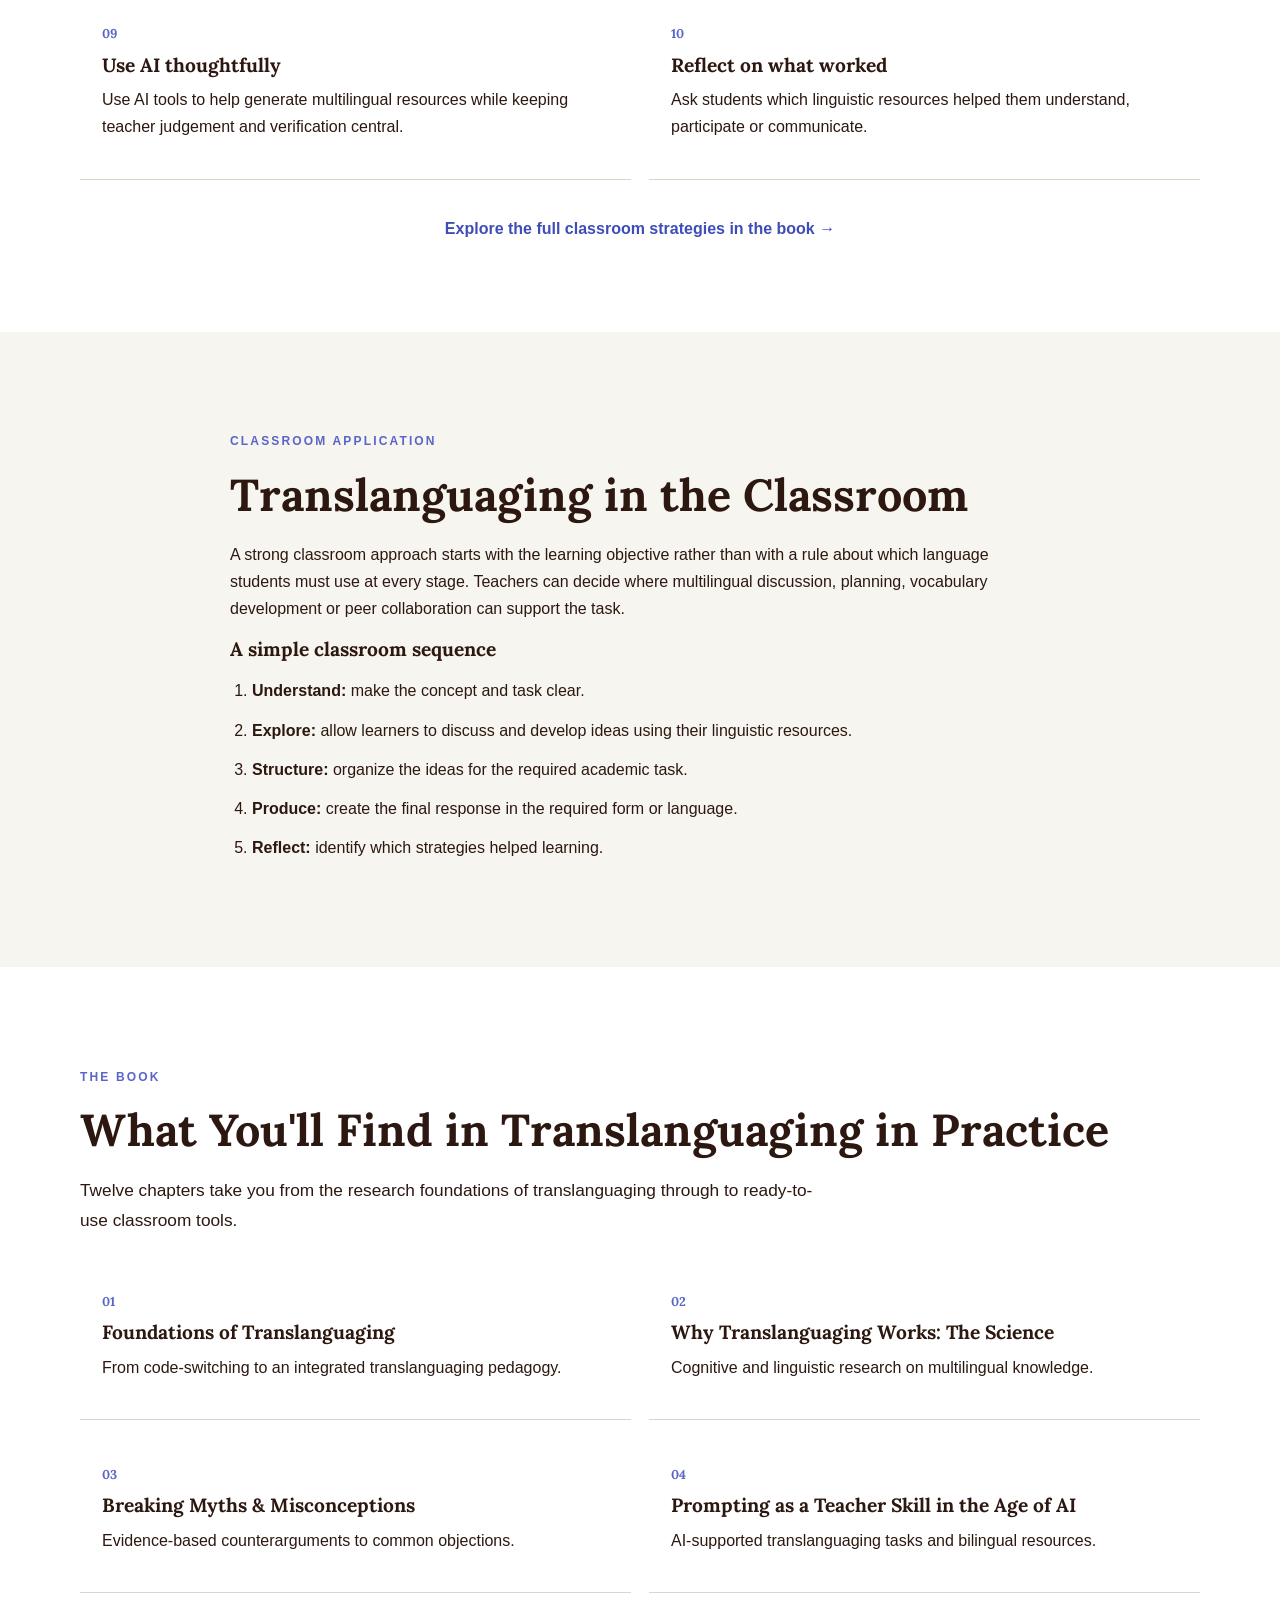
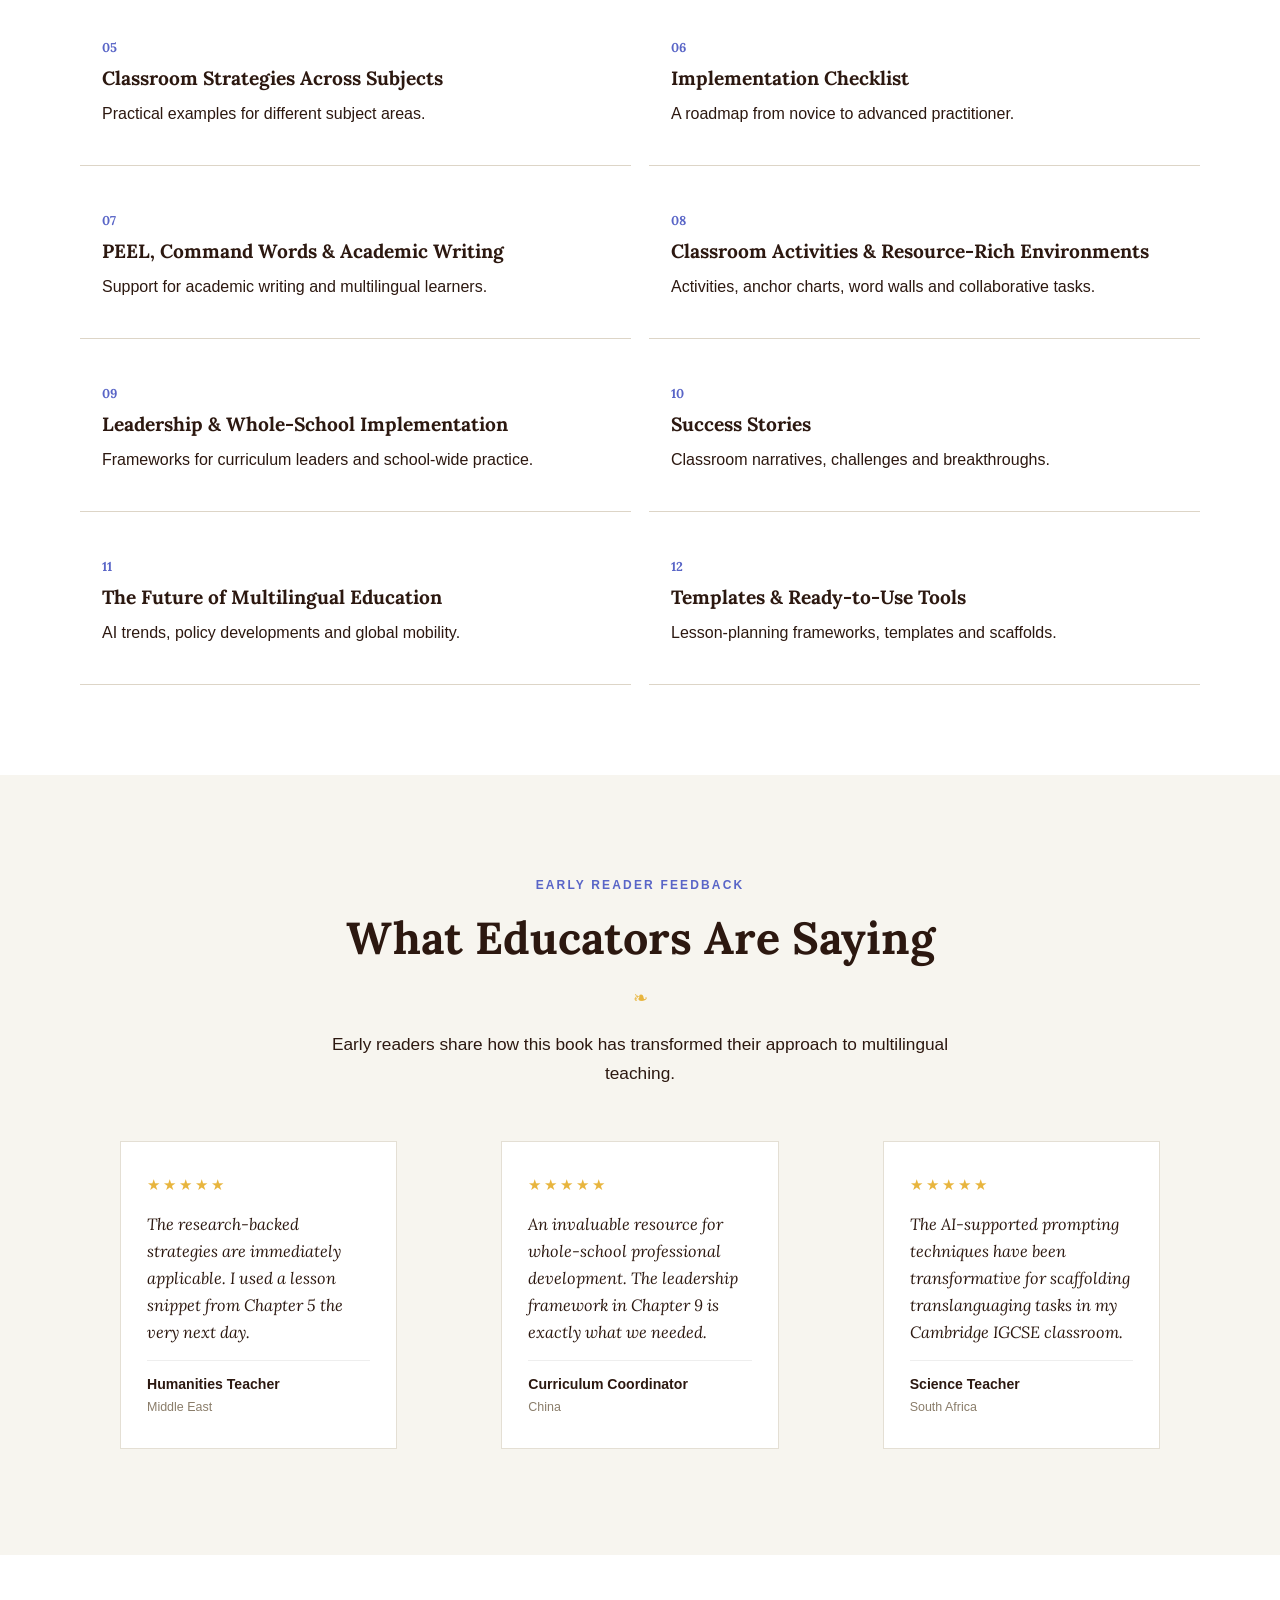
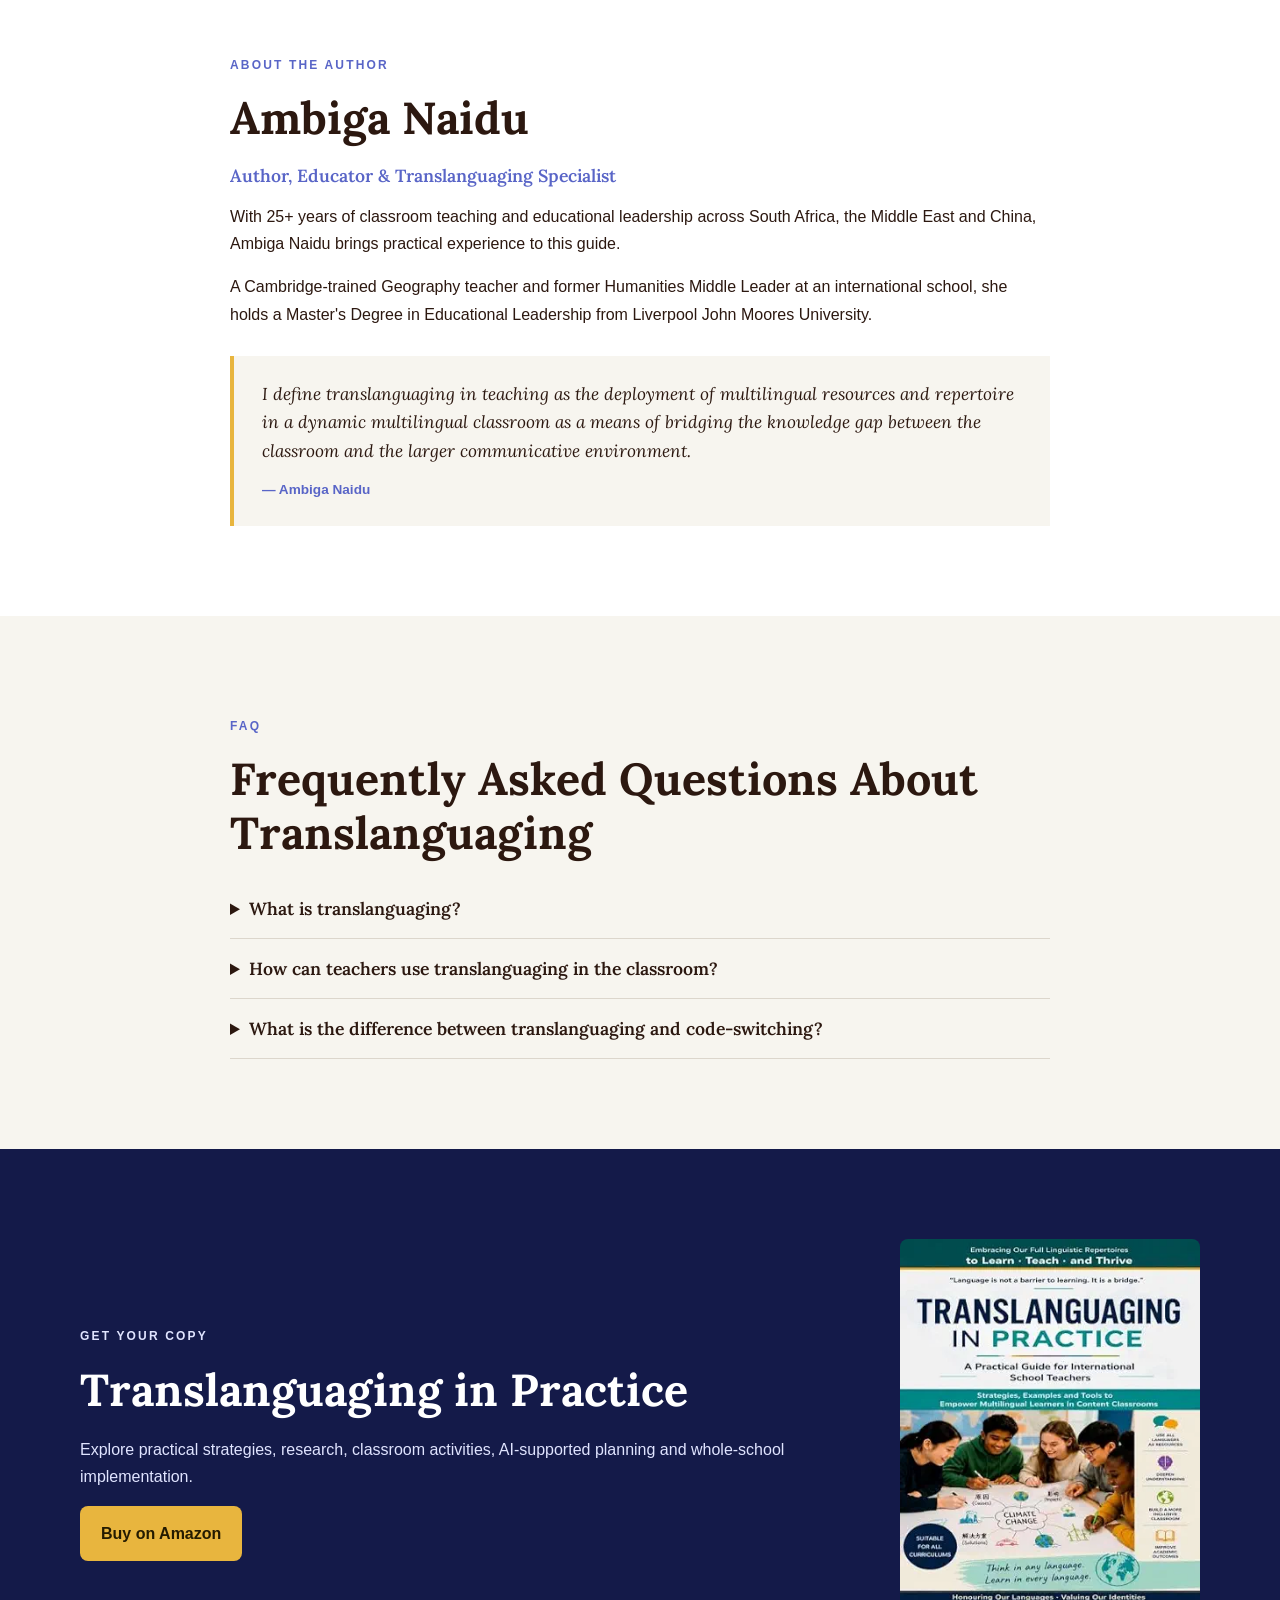
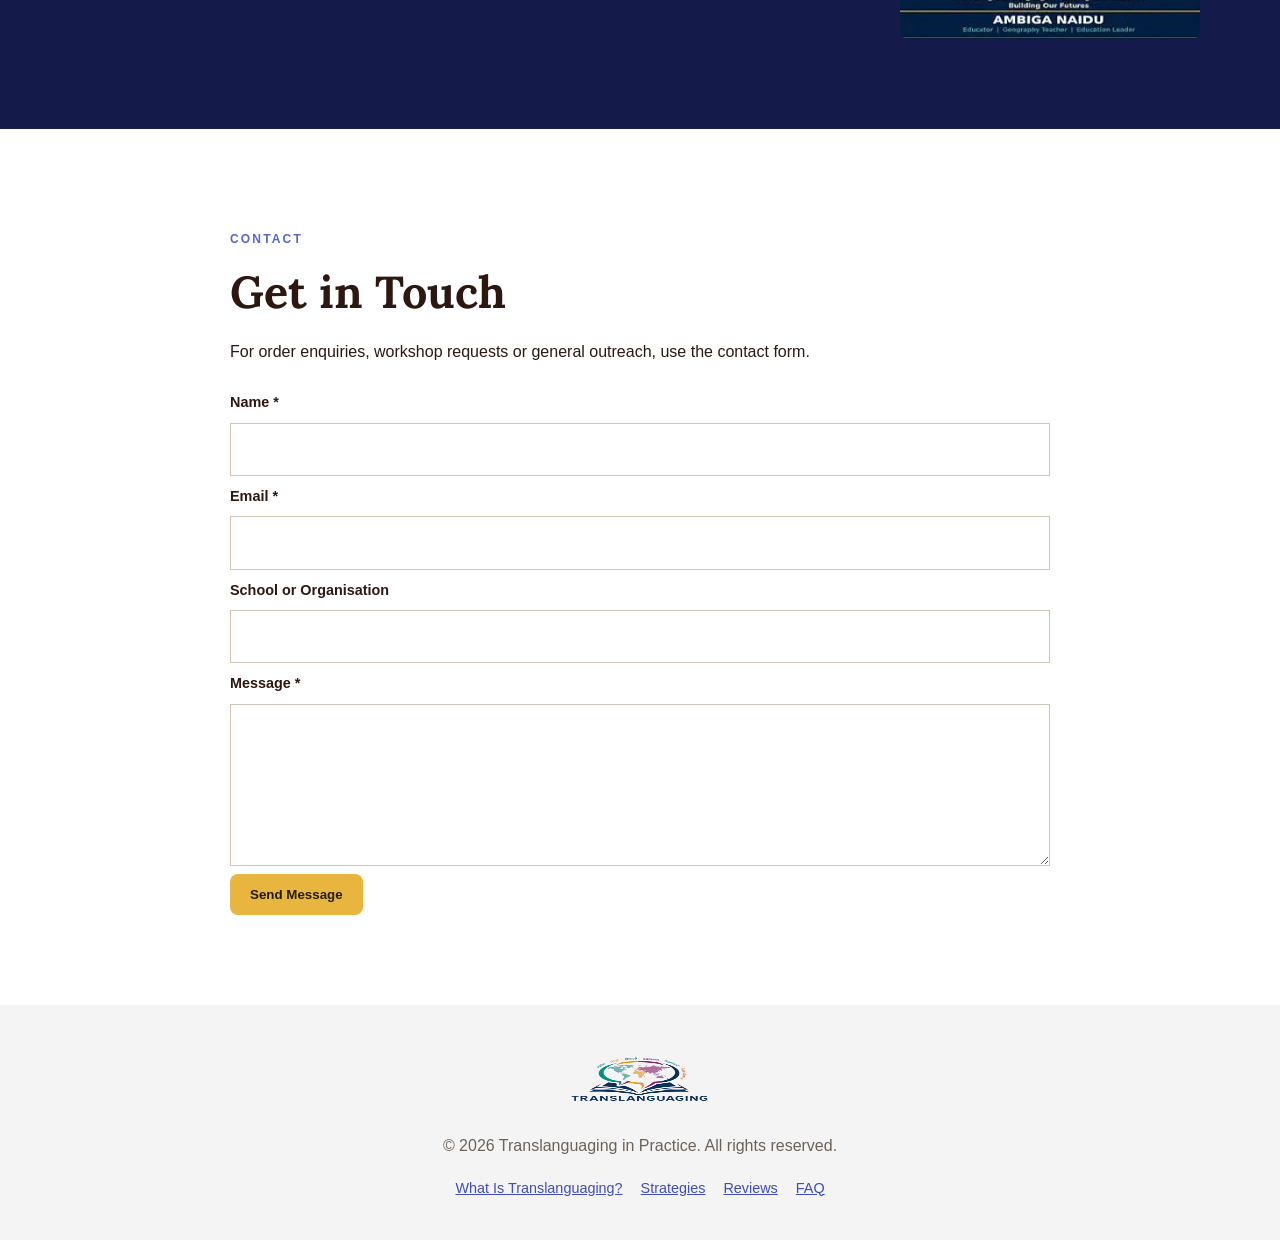
<file: translanguaging-seo-demo/index.html>
<!DOCTYPE html>
<html lang="en">
<head>
  <meta charset="UTF-8">
  <meta name="viewport" content="width=device-width, initial-scale=1.0">

  <!-- PRIMARY SEO -->
  <title>Translanguaging in Practice | Multilingual Classroom Strategies</title>
  <meta name="description" content="Explore practical, research-backed translanguaging strategies for multilingual classrooms, including classroom activities, academic writing, AI-supported teaching and whole-school implementation.">
  <meta name="author" content="Ambiga Naidu">
  <link rel="canonical" href="https://translanguaging.co.za/">

  <!-- SEARCH CRAWLERS -->
  <meta name="robots" content="index, follow, max-image-preview:large, max-snippet:-1, max-video-preview:-1">

  <!-- SOCIAL SHARING -->
  <meta property="og:type" content="book">
  <meta property="og:title" content="Translanguaging in Practice | Multilingual Classroom Strategies">
  <meta property="og:description" content="A practical, research-backed guide to translanguaging, multilingual classroom strategies and whole-school implementation.">
  <meta property="og:url" content="https://translanguaging.co.za/">
  <meta property="og:image" content="https://translanguaging.co.za/book-cover.webp">
  <meta property="og:locale" content="en_US">
  <meta property="og:site_name" content="Translanguaging in Practice">

  <meta name="twitter:card" content="summary_large_image">
  <meta name="twitter:title" content="Translanguaging in Practice | Multilingual Classroom Strategies">
  <meta name="twitter:description" content="Practical translanguaging strategies and research for multilingual classrooms.">
  <meta name="twitter:image" content="https://translanguaging.co.za/book-cover.webp">

  <link rel="icon" href="/favicon.ico">
  <link rel="preconnect" href="https://fonts.bunny.net">
  <link href="https://fonts.bunny.net/css?family=lora:400,400i,500,500i,600,600i,700,700i|instrument-sans:400,500,600,700" rel="stylesheet">
  <link rel="stylesheet" href="custom.css">

  <!-- Structured data: Book + author + website -->
  <script type="application/ld+json">
  {
    "@context": "https://schema.org",
    "@type": "Book",
    "@id": "https://translanguaging.co.za/#book",
    "name": "Translanguaging in Practice",
    "alternateName": "Translanguaging in Practice: Practical Strategies for Multilingual Classrooms",
    "author": {
      "@type": "Person",
      "name": "Ambiga Naidu"
    },
    "isbn": ["978-1-0483-2482-2", "978-1-0483-2481-5"],
    "datePublished": "2026",
    "inLanguage": "en",
    "description": "A hands-on, research-backed guide to using students' full linguistic repertoires as a learning tool, with classroom strategies, AI-supported lesson planning and whole-school implementation frameworks.",
    "url": "https://translanguaging.co.za/",
    "workExample": [
      {
        "@type": "Book",
        "bookFormat": "https://schema.org/EBook",
        "isbn": "978-1-0483-2481-5"
      }
    ],
    "aggregateRating": {
      "@type": "AggregateRating",
      "ratingValue": "5",
      "reviewCount": "3"
    },
    "review": [
      {
        "@type": "Review",
        "reviewRating": { "@type": "Rating", "ratingValue": "5" },
        "author": { "@type": "Person", "name": "Humanities Teacher, Middle East" },
        "reviewBody": "The research-backed strategies are immediately applicable. I used a lesson snippet from Chapter 5 the very next day."
      },
      {
        "@type": "Review",
        "reviewRating": { "@type": "Rating", "ratingValue": "5" },
        "author": { "@type": "Person", "name": "Curriculum Coordinator, China" },
        "reviewBody": "An invaluable resource for whole-school professional development. The leadership framework in Chapter 9 is exactly what we needed."
      },
      {
        "@type": "Review",
        "reviewRating": { "@type": "Rating", "ratingValue": "5" },
        "author": { "@type": "Person", "name": "Science Teacher, South Africa" },
        "reviewBody": "The AI-supported prompting techniques have been transformative for scaffolding translanguaging tasks in my Cambridge IGCSE classroom."
      }
    ]
  }
  </script>

  <script type="application/ld+json">
  {
    "@context": "https://schema.org",
    "@type": "Person",
    "@id": "https://translanguaging.co.za/#author",
    "name": "Ambiga Naidu",
    "jobTitle": "Author, Educator & Translanguaging Specialist",
    "url": "https://translanguaging.co.za/#about"
  }
  </script>

  <script type="application/ld+json">
  {
    "@context": "https://schema.org",
    "@type": "WebSite",
    "@id": "https://translanguaging.co.za/#website",
    "name": "Translanguaging in Practice",
    "url": "https://translanguaging.co.za/"
  }
  </script>

  <!-- FAQ structured data. Keep this synchronized with the visible FAQ below. -->
  <script type="application/ld+json">
  {
    "@context": "https://schema.org",
    "@type": "FAQPage",
    "mainEntity": [
      {
        "@type": "Question",
        "name": "What is translanguaging?",
        "acceptedAnswer": {
          "@type": "Answer",
          "text": "Translanguaging is an approach to multilingual communication and learning that recognizes how learners draw on their linguistic resources to make meaning, learn and communicate."
        }
      },
      {
        "@type": "Question",
        "name": "How can teachers use translanguaging in the classroom?",
        "acceptedAnswer": {
          "@type": "Answer",
          "text": "Teachers can design activities that allow learners to use their linguistic resources strategically, such as planning or discussing ideas in a familiar language before producing work in the target language."
        }
      },
      {
        "@type": "Question",
        "name": "What is the difference between translanguaging and code-switching?",
        "acceptedAnswer": {
          "@type": "Answer",
          "text": "Code-switching is commonly described as moving between named languages, while translanguaging focuses more broadly on how multilingual speakers use their available linguistic resources as part of meaning-making and learning."
        }
      }
    ]
  }
  </script>
</head>

<body>
<a class="skip-link" href="#main-content">Skip to content</a>

<header class="site-header">
  <nav class="nav container" aria-label="Primary navigation">
    <a class="brand" href="/" aria-label="Translanguaging in Practice home">
      <img src="logo.png" alt="Translanguaging in Practice" width="160" height="80">
    </a>
    <button class="menu-toggle" id="menu-toggle" aria-expanded="false" aria-controls="site-menu" aria-label="Open menu">☰</button>
    <div class="nav-links" id="site-menu">
      <a href="#what-is-translanguaging">What Is Translanguaging?</a>
      <a href="#strategies">Strategies</a>
      <a href="#book">The Book</a>
      <a href="#testimonials">Testimonials</a>
      <a href="#about">Author</a>
      <a class="nav-cta" href="#get-copy">Get the Book</a>
    </div>
  </nav>
</header>

<main id="main-content">

<section class="hero">
  <div class="container hero-grid">
    <div>
      <p class="eyebrow">NEW 2026 EDITION</p>
      <h1>Translanguaging in Practice: Practical Strategies for Multilingual Classrooms</h1>
      <p class="hero-lead">
        A hands-on, research-backed guide to using students' full linguistic repertoires as a learning tool.
      </p>
      <div class="button-row">
        <a class="button primary" href="#what-is-translanguaging">What Is Translanguaging?</a>
        <a class="button secondary" href="#book">Explore the Book</a>
      </div>
      <div class="stats" aria-label="Book highlights">
        <div><strong>12</strong><span>Chapters</span></div>
        <div><strong>25+</strong><span>Years Experience</span></div>
        <div><strong>3</strong><span>Subject Areas</span></div>
      </div>
      <p class="isbn">Print ISBN: 978-1-0483-2482-2 · E-Book ISBN: 978-1-0483-2481-5</p>
    </div>
  </div>
</section>

<section class="section intro" id="what-is-translanguaging">
  <div class="container narrow">
    <p class="section-kicker">UNDERSTANDING THE CONCEPT</p>
    <h2>What Is Translanguaging?</h2>
    <p>
      Translanguaging is an approach to multilingual communication and learning that recognizes how learners
      draw on their linguistic resources to make meaning, learn and communicate. In education, it can help
      teachers design learning experiences that acknowledge the languages students already use and know.
    </p>
    <p>
      Rather than treating a learner's languages as separate boxes, translanguaging asks how their complete
      linguistic repertoire can support thinking, participation and learning.
    </p>
    <div class="callout">
      <strong>For teachers:</strong> The goal is not simply to “allow another language”. It is to think
      deliberately about how learners' linguistic resources can support the learning task.
    </div>
  </div>
</section>

<section class="section alt" id="why-translanguaging">
  <div class="container">
    <p class="section-kicker">WHY IT MATTERS</p>
    <h2>Why Is Translanguaging Important in Multilingual Education?</h2>
    <p class="section-intro">
      Multilingual classrooms bring together learners with different linguistic experiences. Translanguaging
      provides a way for educators to think about those existing resources as part of the learning process,
      rather than treating them only as a barrier to academic participation.
    </p>
    <div class="seo-points">
      <article><div class="point-number">01</div><div><h3>Use multilingual discussion to develop ideas</h3><p>
        A learner may understand a complex concept but struggle to express it immediately in the language expected
        for the final classroom task. Teachers can create space for discussion and exploration using learners'
        available linguistic resources before asking for the final academic response. This allows the development
        of the idea and the language demands of the final task to be considered as connected but distinct stages.
      </p></div></article>
      <article><div class="point-number">02</div><div><h3>Connect vocabulary across languages</h3><p>
        Subject vocabulary can become challenging when students are learning a new concept and an unfamiliar
        academic term at the same time. Multilingual word walls, glossaries and comparison activities can help
        teachers make connections visible. The purpose is not simply to translate every word, but to use students'
        existing linguistic knowledge as a bridge into subject-specific understanding.
      </p></div></article>
      <article><div class="point-number">03</div><div><h3>Support planning before academic writing</h3><p>
        Academic writing can require learners to understand content, organize an argument, select evidence and
        express the response in an expected form. Translanguaging activities can be used earlier in the process
        so learners have an opportunity to develop and organize their ideas before concentrating on the final
        language of the written task.
      </p></div></article>
      <article><div class="point-number">04</div><div><h3>Use translanguaging across different subjects</h3><p>
        Translanguaging is not limited to language lessons. The book includes subject-focused classroom strategies
        across areas such as Geography, Biology and Sociology. This is useful because each subject has its own
        concepts, terminology and ways of communicating knowledge, and learners may need support with both the
        content and the language used to express it.
      </p></div></article>
      <article><div class="point-number">05</div><div><h3>Make classroom activities intentionally multilingual</h3><p>
        Teachers can move beyond simply permitting another language and instead design activities where multilingual
        resources have a clear learning purpose. Brainstorming, peer collaboration, anchor charts, word walls and
        other resource-rich activities can provide structured opportunities for learners to use what they already
        know while working towards the intended learning outcome.
      </p></div></article>
      <article><div class="point-number">06</div><div><h3>Use AI as a teaching support</h3><p>
        The book also explores prompting as a teacher skill in the age of AI. AI tools can support the development
        of translanguaging tasks and multilingual resources, but teachers still need to decide whether a generated
        resource is accurate, appropriate for the learners and aligned with the learning objective. Technology is
        most useful when it supports deliberate teaching rather than becoming an end in itself.
      </p></div></article>
      <article><div class="point-number">07</div><div><h3>Think about implementation beyond one lesson</h3><p>
        Making translanguaging part of practice may require more than individual classroom activities. Educators
        and school leaders can consider routines, resources, teacher confidence and how multilingual approaches fit
        within the wider school environment. The book therefore includes an implementation checklist as well as
        guidance on leadership and whole-school implementation.
      </p></div></article>
      <article><div class="point-number">08</div><div><h3>Choose strategies according to the learning objective</h3><p>
        The key question is not simply whether a classroom should be multilingual. Teachers can first identify what
        learners need to accomplish and then consider where their linguistic resources could support that process.
        This keeps translanguaging connected to pedagogy: the language strategy serves the learning task rather
        than becoming the task itself.
      </p></div></article>
    </div>
    <div class="feature-cta">
      <h3>Looking for more practical examples?</h3>
      <p>Translanguaging in Practice brings these ideas together with classroom strategies, activities, implementation guidance and ready-to-use tools.</p>
      <a class="text-link" href="#get-copy">Explore the book →</a>
    </div>
  </div>
</section>

<section class="section" id="strategies">
  <div class="container">
    <p class="section-kicker">PRACTICAL TEACHING</p>
    <h2>10 Translanguaging Strategies for Teachers</h2>
    <p class="section-intro">
      The examples below are a demonstration of how the website can answer practical search questions
      while naturally introducing the book.
    </p>

    <div class="chapter-grid">
      <article><span>01</span><h3>Plan in a familiar language</h3><p>Allow learners to organize complex ideas using the linguistic resources that help them think clearly.</p></article>
      <article><span>02</span><h3>Discuss before writing</h3><p>Use multilingual discussion as a bridge into a formal written response.</p></article>
      <article><span>03</span><h3>Build multilingual word walls</h3><p>Connect key subject vocabulary across the languages represented in the classroom.</p></article>
      <article><span>04</span><h3>Use bilingual peer support</h3><p>Structure collaboration so students can clarify concepts and then communicate the learning outcome.</p></article>
      <article><span>05</span><h3>Compare terminology</h3><p>Invite students to examine how important concepts are expressed across languages.</p></article>
      <article><span>06</span><h3>Use multilingual brainstorming</h3><p>Separate idea generation from the later language demands of the final task.</p></article>
      <article><span>07</span><h3>Scaffold academic writing</h3><p>Let students develop content and reasoning before refining the language of the final response.</p></article>
      <article><span>08</span><h3>Make classroom resources multilingual</h3><p>Use glossaries, diagrams, anchor charts and other resources strategically.</p></article>
      <article><span>09</span><h3>Use AI thoughtfully</h3><p>Use AI tools to help generate multilingual resources while keeping teacher judgement and verification central.</p></article>
      <article><span>10</span><h3>Reflect on what worked</h3><p>Ask students which linguistic resources helped them understand, participate or communicate.</p></article>
    </div>

    <div class="center">
      <a class="text-link" href="#get-copy">Explore the full classroom strategies in the book →</a>
    </div>
  </div>
</section>

<section class="section alt" id="classroom">
  <div class="container narrow">
    <p class="section-kicker">CLASSROOM APPLICATION</p>
    <h2>Translanguaging in the Classroom</h2>
    <p>
      A strong classroom approach starts with the learning objective rather than with a rule about which
      language students must use at every stage. Teachers can decide where multilingual discussion,
      planning, vocabulary development or peer collaboration can support the task.
    </p>
    <h3>A simple classroom sequence</h3>
    <ol class="steps">
      <li><strong>Understand:</strong> make the concept and task clear.</li>
      <li><strong>Explore:</strong> allow learners to discuss and develop ideas using their linguistic resources.</li>
      <li><strong>Structure:</strong> organize the ideas for the required academic task.</li>
      <li><strong>Produce:</strong> create the final response in the required form or language.</li>
      <li><strong>Reflect:</strong> identify which strategies helped learning.</li>
    </ol>
  </div>
</section>

<section class="section" id="book">
  <div class="container">
    <p class="section-kicker">THE BOOK</p>
    <h2>What You'll Find in Translanguaging in Practice</h2>
    <p class="section-intro">
      Twelve chapters take you from the research foundations of translanguaging through to
      ready-to-use classroom tools.
    </p>

    <div class="chapter-grid">
      <article><span>01</span><h3>Foundations of Translanguaging</h3><p>From code-switching to an integrated translanguaging pedagogy.</p></article>
      <article><span>02</span><h3>Why Translanguaging Works: The Science</h3><p>Cognitive and linguistic research on multilingual knowledge.</p></article>
      <article><span>03</span><h3>Breaking Myths &amp; Misconceptions</h3><p>Evidence-based counterarguments to common objections.</p></article>
      <article><span>04</span><h3>Prompting as a Teacher Skill in the Age of AI</h3><p>AI-supported translanguaging tasks and bilingual resources.</p></article>
      <article><span>05</span><h3>Classroom Strategies Across Subjects</h3><p>Practical examples for different subject areas.</p></article>
      <article><span>06</span><h3>Implementation Checklist</h3><p>A roadmap from novice to advanced practitioner.</p></article>
      <article><span>07</span><h3>PEEL, Command Words &amp; Academic Writing</h3><p>Support for academic writing and multilingual learners.</p></article>
      <article><span>08</span><h3>Classroom Activities &amp; Resource-Rich Environments</h3><p>Activities, anchor charts, word walls and collaborative tasks.</p></article>
      <article><span>09</span><h3>Leadership &amp; Whole-School Implementation</h3><p>Frameworks for curriculum leaders and school-wide practice.</p></article>
      <article><span>10</span><h3>Success Stories</h3><p>Classroom narratives, challenges and breakthroughs.</p></article>
      <article><span>11</span><h3>The Future of Multilingual Education</h3><p>AI trends, policy developments and global mobility.</p></article>
      <article><span>12</span><h3>Templates &amp; Ready-to-Use Tools</h3><p>Lesson-planning frameworks, templates and scaffolds.</p></article>
    </div>
  </div>
</section>

<section class="section alt" id="testimonials">
  <div class="container">
    <div class="testimonials-head">
      <p class="section-kicker">EARLY READER FEEDBACK</p>
      <h2>What Educators Are Saying</h2>
      <div class="ornamental-rule" aria-hidden="true">&#10087;</div>
      <p class="section-intro">Early readers share how this book has transformed their approach to multilingual teaching.</p>
    </div>

    <div class="testimonial-grid">
      <figure class="testimonial-card">
        <div class="stars" aria-hidden="true">&#9733;&#9733;&#9733;&#9733;&#9733;</div>
        <span class="sr-only">Rated 5 out of 5 stars</span>
        <blockquote>The research-backed strategies are immediately applicable. I used a lesson snippet from Chapter 5 the very next day.</blockquote>
        <figcaption><span class="testimonial-role">Humanities Teacher</span><span class="testimonial-loc">Middle East</span></figcaption>
      </figure>
      <figure class="testimonial-card">
        <div class="stars" aria-hidden="true">&#9733;&#9733;&#9733;&#9733;&#9733;</div>
        <span class="sr-only">Rated 5 out of 5 stars</span>
        <blockquote>An invaluable resource for whole-school professional development. The leadership framework in Chapter 9 is exactly what we needed.</blockquote>
        <figcaption><span class="testimonial-role">Curriculum Coordinator</span><span class="testimonial-loc">China</span></figcaption>
      </figure>
      <figure class="testimonial-card">
        <div class="stars" aria-hidden="true">&#9733;&#9733;&#9733;&#9733;&#9733;</div>
        <span class="sr-only">Rated 5 out of 5 stars</span>
        <blockquote>The AI-supported prompting techniques have been transformative for scaffolding translanguaging tasks in my Cambridge IGCSE classroom.</blockquote>
        <figcaption><span class="testimonial-role">Science Teacher</span><span class="testimonial-loc">South Africa</span></figcaption>
      </figure>
    </div>
  </div>
</section>

<section class="section" id="about">
  <div class="container narrow">
    <p class="section-kicker">ABOUT THE AUTHOR</p>
    <h2>Ambiga Naidu</h2>
    <p class="author-role">Author, Educator & Translanguaging Specialist</p>
    <p>
      With 25+ years of classroom teaching and educational leadership across South Africa, the Middle East
      and China, Ambiga Naidu brings practical experience to this guide.
    </p>
    <p>
      A Cambridge-trained Geography teacher and former Humanities Middle Leader at an international school,
      she holds a Master's Degree in Educational Leadership from Liverpool John Moores University.
    </p>
    <blockquote class="author-quote">
      <p>I define translanguaging in teaching as the deployment of multilingual resources and repertoire in a dynamic multilingual classroom as a means of bridging the knowledge gap between the classroom and the larger communicative environment.</p>
      <cite>&mdash; Ambiga Naidu</cite>
    </blockquote>
  </div>
</section>

<section class="section faq alt" id="faq">
  <div class="container narrow">
    <p class="section-kicker">FAQ</p>
    <h2>Frequently Asked Questions About Translanguaging</h2>

    <details>
      <summary>What is translanguaging?</summary>
      <p>Translanguaging is an approach to multilingual communication and learning that recognizes how learners draw on their linguistic resources to make meaning, learn and communicate.</p>
    </details>

    <details>
      <summary>How can teachers use translanguaging in the classroom?</summary>
      <p>Teachers can design activities that allow learners to use their linguistic resources strategically, such as planning or discussing ideas in a familiar language before producing work in the target language.</p>
    </details>

    <details>
      <summary>What is the difference between translanguaging and code-switching?</summary>
      <p>Code-switching is commonly described as moving between named languages, while translanguaging focuses more broadly on how multilingual speakers use their available linguistic resources as part of meaning-making and learning.</p>
    </details>
  </div>
</section>

<section class="section purchase" id="get-copy">
  <div class="container purchase-grid">
    <div>
      <p class="section-kicker">GET YOUR COPY</p>
      <h2>Translanguaging in Practice</h2>
      <p>Explore practical strategies, research, classroom activities, AI-supported planning and whole-school implementation.</p>
      <a class="button primary" href="https://www.amazon.com/Translanguaging-Practice-Practical-International-Teachers-ebook/dp/B0HDJSBQQD/" target="_blank" rel="noopener noreferrer">Buy on Amazon</a>
    </div>
    <img src="book-cover.webp" alt="Translanguaging in Practice book cover" width="300" height="400" loading="lazy">
  </div>
</section>

<section class="section contact" id="contact">
  <div class="container narrow">
    <p class="section-kicker">CONTACT</p>
    <h2>Get in Touch</h2>
    <p>For order enquiries, workshop requests or general outreach, use the contact form.</p>
    <form method="POST" action="/contact.php">
      <label for="name">Name *</label>
      <input id="name" name="name" required>

      <label for="email">Email *</label>
      <input id="email" name="email" type="email" required>

      <label for="school">School or Organisation</label>
      <input id="school" name="school">

      <label for="message">Message *</label>
      <textarea id="message" name="message" rows="5" required></textarea>

      <button class="button primary" type="submit">Send Message</button>
    </form>
  </div>
</section>

</main>

<footer class="footer">
  <div class="container">
    <img src="logo.png" alt="Translanguaging in Practice" width="140" height="70" loading="lazy">
    <p>© 2026 Translanguaging in Practice. All rights reserved.</p>
    <nav aria-label="Footer navigation">
      <a href="#what-is-translanguaging">What Is Translanguaging?</a>
      <a href="#strategies">Strategies</a>
      <a href="#testimonials">Reviews</a>
      <a href="#faq">FAQ</a>
    </nav>
  </div>
</footer>

<script src="script.js" defer></script>
</body>
</html>
</file>
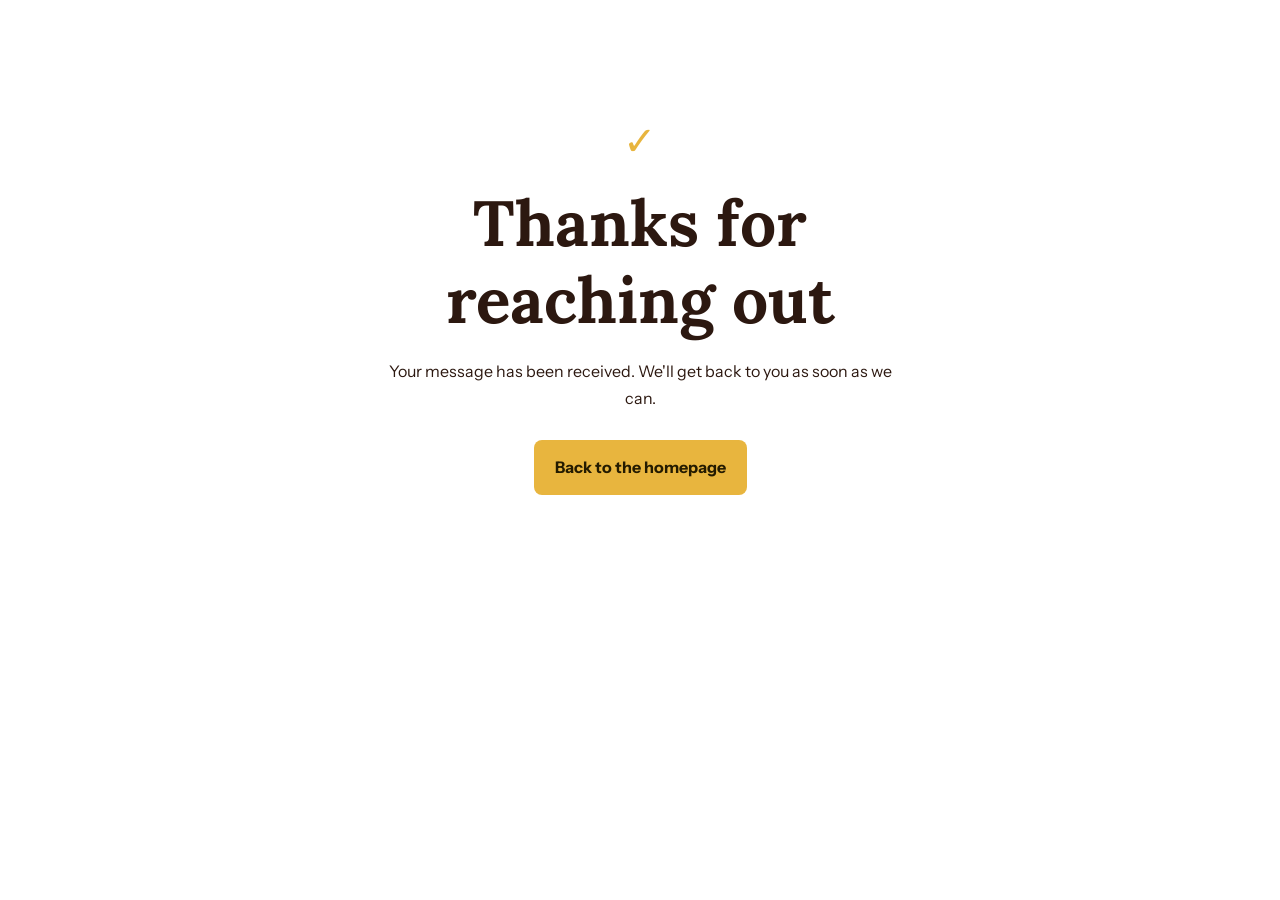
<file: thank-you.html>
<!doctype html>
<html lang="en">
<head>
<meta charset="UTF-8">
<meta name="viewport" content="width=device-width, initial-scale=1">
<title>Message Sent | Translanguaging in Practice</title>
<meta name="robots" content="noindex">
<link rel="preconnect" href="https://fonts.googleapis.com">
<link rel="preconnect" href="https://fonts.gstatic.com" crossorigin>
<link href="https://fonts.googleapis.com/css2?family=Lora:wght@500;700&family=Instrument+Sans:wght@400;600&display=swap" rel="stylesheet">
<link rel="stylesheet" href="custom.css">
<style>
  .thanks-wrap{min-height:70vh;display:flex;align-items:center;justify-content:center;text-align:center;padding:60px 20px}
  .thanks-wrap div{max-width:520px}
  .thanks-icon{font-size:2.5rem;color:#e8b53e;margin-bottom:10px}
</style>
</head>
<body>
  <main class="thanks-wrap">
    <div>
      <div class="thanks-icon" aria-hidden="true">&#10003;</div>
      <h1>Thanks for reaching out</h1>
      <p>Your message has been received. We'll get back to you as soon as we can.</p>
      <p class="button-row" style="justify-content:center"><a class="button primary" href="/">Back to the homepage</a></p>
    </div>
  </main>
</body>
</html>
</file>
<file: custom.css>
*{box-sizing:border-box}
html{scroll-behavior:smooth;scroll-padding-top:90px}
body{margin:0;color:#2c1810;background:#fff;font-family:"Instrument Sans",Arial,sans-serif;line-height:1.7}
h1,h2,h3{font-family:Lora,Georgia,serif;line-height:1.2;color:#2c1810}
h1{font-size:clamp(2.4rem,5vw,4.8rem);margin:0 0 1.2rem}
h2{font-size:clamp(2rem,3.5vw,3rem);margin:.3rem 0 1.2rem}
h3{font-size:1.2rem;margin:.3rem 0 .5rem}
p{margin:.6rem 0 1rem}
a{color:#3f4db8}
.container{width:min(1120px,calc(100% - 40px));margin:auto}
.narrow{max-width:820px}
.skip-link{position:absolute;left:-9999px;top:auto}
.skip-link:focus{left:15px;top:15px;z-index:100;background:#fff;padding:10px}
.site-header{position:sticky;top:0;z-index:50;background:rgba(255,255,255,.96);border-bottom:1px solid #eee;backdrop-filter:blur(10px)}
.nav{min-height:78px;display:flex;align-items:center;justify-content:space-between;gap:25px}
.brand img{object-fit:contain}
.nav-links{display:flex;align-items:center;gap:22px;font-size:.95rem}
.nav-links a{text-decoration:none;color:#514940}
.nav-links a:hover{color:#3f4db8}
.nav-cta{padding:10px 15px;border-radius:8px;background:#424fc0!important;color:white!important}
.menu-toggle{display:none;border:0;background:none;font-size:1.6rem}
.hero{background:linear-gradient(135deg,#141a49,#303b93);color:white;padding:80px 0}
.hero h1{color:#fff}
.hero-lead{font-size:1.25rem;max-width:700px;color:#dfe3ff}
.hero-grid{max-width:100%}
.eyebrow,.section-kicker{font-size:.75rem;letter-spacing:.18em;font-weight:700}
.eyebrow{color:#f5ca63}
.section-kicker{color:#5965c7}
.button-row{display:flex;flex-wrap:wrap;gap:12px;margin:28px 0}
.button{display:inline-block;padding:13px 20px;border-radius:8px;text-decoration:none;border:1px solid transparent;font-weight:700;cursor:pointer}
.primary{background:#e8b53e;color:#241b00}
.primary:hover{background:#f2c75d}
.secondary{border-color:#bfc7ff;color:#fff}
.stats{display:flex;gap:40px;margin:30px 0 0}
.stats div{text-align:left}
.stats strong{display:block;font:700 1.8rem Lora,serif;color:#f5ca63}
.stats span{font-size:.8rem;color:#d6dcff}
.isbn{font-size:.75rem;color:#cbd1fa}
.section{padding:90px 0}
.alt{background:#f7f5ef}
.section-intro{max-width:760px;font-size:1.08rem}
.callout{margin:28px 0;padding:20px 22px;border-left:4px solid #5965c7;background:#f2f1fb}
.seo-points{display:grid;gap:18px;margin-top:30px}
.seo-points article{display:grid;grid-template-columns:56px 1fr;gap:18px;padding:22px;background:#fff;border:1px solid #e4dfd4}
.point-number{font:700 1.4rem Lora,serif;color:#c7cbef}
.seo-points h3{margin-top:0}
.feature-cta{margin:40px 0 0;padding:28px;background:#fff;border:1px solid #e4dfd4;text-align:center}
.feature-cta h3{margin-top:0}
.feature-cta p{max-width:600px;margin-left:auto;margin-right:auto}
/* Practical Teaching: sequential checklist, badge numerals */
/* Practical Teaching & The Book: shared card-grid style */
.chapter-grid{display:grid;grid-template-columns:repeat(2,1fr);gap:18px;margin-top:30px}
.chapter-grid article{padding:22px;border-bottom:1px solid #ddd5c7;background:#fff}
.chapter-grid span{font:700 .8rem Lora,serif;color:#5965c7}
.chapter-grid h3{margin-top:7px}

/* Testimonials: centered head, pull-quote cards */
.sr-only{position:absolute;width:1px;height:1px;padding:0;margin:-1px;overflow:hidden;clip:rect(0,0,0,0);white-space:nowrap;border:0}
.testimonials-head{max-width:640px;margin:0 auto;text-align:center}
.ornamental-rule{color:#e8b53e;font-size:1.1rem;margin:.3rem 0 1rem}
.testimonial-grid{display:grid;grid-template-columns:repeat(3,1fr);gap:24px;margin-top:36px}
.testimonial-card{background:#fff;border:1px solid #e4dfd4;padding:30px 26px;display:flex;flex-direction:column;gap:14px}
.testimonial-card .stars{color:#e8b53e;letter-spacing:3px;font-size:.95rem}
.testimonial-card blockquote{margin:0;font:italic 400 1.02rem/1.65 Lora,serif;color:#2c1810}
.testimonial-card figcaption{display:flex;flex-direction:column;margin-top:auto;padding-top:12px;border-top:1px solid #eee}
.testimonial-role{font-weight:700;font-size:.88rem}
.testimonial-loc{font-size:.78rem;color:#8a7d6a}
.center{text-align:center;margin-top:35px}
.text-link{font-weight:700;text-decoration:none}
.steps{padding-left:22px}
.steps li{margin:12px 0}
.author-role{color:#5965c7;font:600 1.1rem Lora,serif}
.author-quote{margin:28px 0 0;padding:24px 28px;border-left:4px solid #e8b53e;background:#f7f5ef}
.author-quote p{margin:0 0 10px;font:italic 400 1.08rem/1.65 Lora,serif;color:#2c1810}
.author-quote cite{font-style:normal;font-weight:700;font-size:.85rem;color:#5965c7}
.faq details{border-bottom:1px solid #dcd6cc;padding:18px 0}
.faq summary{font:600 1.1rem Lora,serif;cursor:pointer}
.faq details p{max-width:760px}
.faq details[open] summary{color:#3f4db8}
.purchase{background:#141a49;color:#fff}
.purchase h2{color:#fff}
.purchase p{color:#e0e4ff}
.purchase-grid{display:grid;grid-template-columns:1fr 300px;align-items:center;gap:50px}
.purchase-grid img{width:100%;border-radius:8px}
.contact form{display:grid;gap:8px;margin-top:25px}
.contact label{font-weight:700;font-size:.9rem}
.contact input,.contact textarea{width:100%;padding:12px;border:1px solid #cfc6b7;background:#fff;font:inherit}
.contact button{width:max-content;border:0}
.footer{padding:40px 0;background:#f4f4f4;text-align:center;color:#6b6259}
.footer img{margin:auto}
.footer nav{display:flex;justify-content:center;gap:18px;flex-wrap:wrap;margin-top:10px}
.footer a{font-size:.9rem}
@media(max-width:850px){
  .menu-toggle{display:block}
  .nav-links{display:none;position:absolute;top:78px;left:0;right:0;background:#fff;padding:22px;flex-direction:column;align-items:stretch;border-bottom:1px solid #ddd}
  .nav-links.open{display:flex}
  .purchase-grid{grid-template-columns:1fr}
  .hero{padding:55px 0}
  .testimonial-grid{grid-template-columns:1fr}
}
@media(max-width:620px){
  .container{width:min(100% - 28px,1120px)}
  .section{padding:65px 0}
  .seo-points article{grid-template-columns:1fr}
  .chapter-grid{grid-template-columns:1fr}
  .stats{gap:20px}
  .stats strong{font-size:1.5rem}
}
</file>
<file: translanguaging-seo-demo/custom.css>
*{box-sizing:border-box}
html{scroll-behavior:smooth;scroll-padding-top:90px}
body{margin:0;color:#2c1810;background:#fff;font-family:"Instrument Sans",Arial,sans-serif;line-height:1.7}
h1,h2,h3{font-family:Lora,Georgia,serif;line-height:1.2;color:#2c1810}
h1{font-size:clamp(2.4rem,5vw,4.8rem);margin:0 0 1.2rem}
h2{font-size:clamp(2rem,3.5vw,3rem);margin:.3rem 0 1.2rem}
h3{font-size:1.2rem;margin:.3rem 0 .5rem}
p{margin:.6rem 0 1rem}
a{color:#3f4db8}
.container{width:min(1120px,calc(100% - 40px));margin:auto}
.narrow{max-width:820px}
.skip-link{position:absolute;left:-9999px;top:auto}
.skip-link:focus{left:15px;top:15px;z-index:100;background:#fff;padding:10px}
.site-header{position:sticky;top:0;z-index:50;background:rgba(255,255,255,.96);border-bottom:1px solid #eee;backdrop-filter:blur(10px)}
.nav{min-height:78px;display:flex;align-items:center;justify-content:space-between;gap:25px}
.brand img{object-fit:contain}
.nav-links{display:flex;align-items:center;gap:22px;font-size:.95rem}
.nav-links a{text-decoration:none;color:#514940}
.nav-links a:hover{color:#3f4db8}
.nav-cta{padding:10px 15px;border-radius:8px;background:#424fc0!important;color:white!important}
.menu-toggle{display:none;border:0;background:none;font-size:1.6rem}
.hero{background:linear-gradient(135deg,#141a49,#303b93);color:white;padding:80px 0}
.hero h1{color:#fff}
.hero-lead{font-size:1.25rem;max-width:700px;color:#dfe3ff}
.hero-grid{max-width:100%}
.eyebrow,.section-kicker{font-size:.75rem;letter-spacing:.18em;font-weight:700}
.eyebrow{color:#f5ca63}
.section-kicker{color:#5965c7}
.button-row{display:flex;flex-wrap:wrap;gap:12px;margin:28px 0}
.button{display:inline-block;padding:13px 20px;border-radius:8px;text-decoration:none;border:1px solid transparent;font-weight:700;cursor:pointer}
.primary{background:#e8b53e;color:#241b00}
.primary:hover{background:#f2c75d}
.secondary{border-color:#bfc7ff;color:#fff}
.stats{display:flex;gap:40px;margin:30px 0 0}
.stats div{text-align:left}
.stats strong{display:block;font:700 1.8rem Lora,serif;color:#f5ca63}
.stats span{font-size:.8rem;color:#d6dcff}
.isbn{font-size:.75rem;color:#cbd1fa}
.section{padding:90px 0}
.alt{background:#f7f5ef}
.section-intro{max-width:760px;font-size:1.08rem}
.callout{margin:28px 0;padding:20px 22px;border-left:4px solid #5965c7;background:#f2f1fb}
.seo-points{display:grid;gap:18px;margin-top:30px}
.seo-points article{display:grid;grid-template-columns:56px 1fr;gap:18px;padding:22px;background:#fff;border:1px solid #e4dfd4}
.point-number{font:700 1.4rem Lora,serif;color:#c7cbef}
.seo-points h3{margin-top:0}
.feature-cta{margin:40px 0 0;padding:28px;background:#fff;border:1px solid #e4dfd4;text-align:center}
.feature-cta h3{margin-top:0}
.feature-cta p{max-width:600px;margin-left:auto;margin-right:auto}
/* Practical Teaching: sequential checklist, badge numerals */
/* Practical Teaching & The Book: shared card-grid style */
.chapter-grid{display:grid;grid-template-columns:repeat(2,1fr);gap:18px;margin-top:30px}
.chapter-grid article{padding:22px;border-bottom:1px solid #ddd5c7;background:#fff}
.chapter-grid span{font:700 .8rem Lora,serif;color:#5965c7}
.chapter-grid h3{margin-top:7px}

/* Testimonials: centered head, pull-quote cards */
.sr-only{position:absolute;width:1px;height:1px;padding:0;margin:-1px;overflow:hidden;clip:rect(0,0,0,0);white-space:nowrap;border:0}
.testimonials-head{max-width:640px;margin:0 auto;text-align:center}
.ornamental-rule{color:#e8b53e;font-size:1.1rem;margin:.3rem 0 1rem}
.testimonial-grid{display:grid;grid-template-columns:repeat(3,1fr);gap:24px;margin-top:36px}
.testimonial-card{background:#fff;border:1px solid #e4dfd4;padding:30px 26px;display:flex;flex-direction:column;gap:14px}
.testimonial-card .stars{color:#e8b53e;letter-spacing:3px;font-size:.95rem}
.testimonial-card blockquote{margin:0;font:italic 400 1.02rem/1.65 Lora,serif;color:#2c1810}
.testimonial-card figcaption{display:flex;flex-direction:column;margin-top:auto;padding-top:12px;border-top:1px solid #eee}
.testimonial-role{font-weight:700;font-size:.88rem}
.testimonial-loc{font-size:.78rem;color:#8a7d6a}
.center{text-align:center;margin-top:35px}
.text-link{font-weight:700;text-decoration:none}
.steps{padding-left:22px}
.steps li{margin:12px 0}
.author-role{color:#5965c7;font:600 1.1rem Lora,serif}
.author-quote{margin:28px 0 0;padding:24px 28px;border-left:4px solid #e8b53e;background:#f7f5ef}
.author-quote p{margin:0 0 10px;font:italic 400 1.08rem/1.65 Lora,serif;color:#2c1810}
.author-quote cite{font-style:normal;font-weight:700;font-size:.85rem;color:#5965c7}
.faq details{border-bottom:1px solid #dcd6cc;padding:18px 0}
.faq summary{font:600 1.1rem Lora,serif;cursor:pointer}
.faq details p{max-width:760px}
.faq details[open] summary{color:#3f4db8}
.purchase{background:#141a49;color:#fff}
.purchase h2{color:#fff}
.purchase p{color:#e0e4ff}
.purchase-grid{display:grid;grid-template-columns:1fr 300px;align-items:center;gap:50px}
.purchase-grid img{width:100%;border-radius:8px}
.contact form{display:grid;gap:8px;margin-top:25px}
.contact label{font-weight:700;font-size:.9rem}
.contact input,.contact textarea{width:100%;padding:12px;border:1px solid #cfc6b7;background:#fff;font:inherit}
.contact button{width:max-content;border:0}
.footer{padding:40px 0;background:#f4f4f4;text-align:center;color:#6b6259}
.footer img{margin:auto}
.footer nav{display:flex;justify-content:center;gap:18px;flex-wrap:wrap;margin-top:10px}
.footer a{font-size:.9rem}
@media(max-width:850px){
  .menu-toggle{display:block}
  .nav-links{display:none;position:absolute;top:78px;left:0;right:0;background:#fff;padding:22px;flex-direction:column;align-items:stretch;border-bottom:1px solid #ddd}
  .nav-links.open{display:flex}
  .purchase-grid{grid-template-columns:1fr}
  .hero{padding:55px 0}
  .testimonial-grid{grid-template-columns:1fr}
}
@media(max-width:620px){
  .container{width:min(100% - 28px,1120px)}
  .section{padding:65px 0}
  .seo-points article{grid-template-columns:1fr}
  .chapter-grid{grid-template-columns:1fr}
  .stats{gap:20px}
  .stats strong{font-size:1.5rem}
}
</file>
